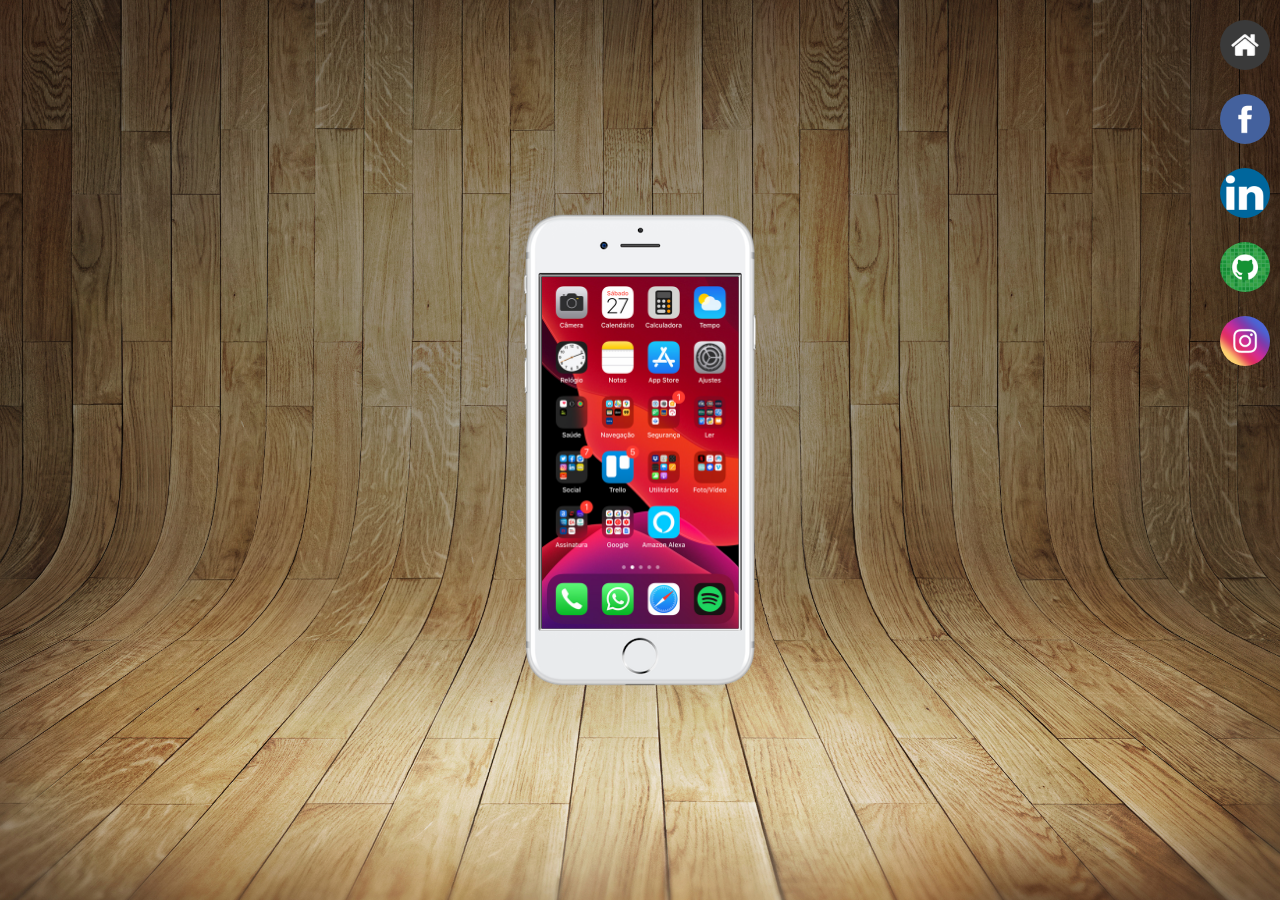
<file: index.html>
<!DOCTYPE html>
<html lang="pt-br">
<head>
    <meta charset="UTF-8">
    <meta http-equiv="X-UA-Compatible" content="IE=edge">
    <meta name="viewport" content="width=device-width, initial-scale=1.0">
    <title>Redes sociais</title>
    <link rel="stylesheet" href="style.css">
</head>
<body>
    <div id="tela">
        <iframe src="imgiframe.html" name="frame"></iframe>
    </div>
    <div id="menu">
        <a href="imgiframe.html" target="frame"><img src="Imagens/logo-home.jpg" alt="" class="icone"></a>
        <a href="telafacebook.html" target="frame"><img src="Imagens/logo-facebook.jpg" alt="" class="icone"></a>
        <a href="telalinkedin.html" target="frame"><img src="Imagens/logo-linkedin-icon-2048.png" alt="" class="icone"></a>
        <a href="telagithub.html" target="frame"><img src="Imagens/logo-github.jpg" alt="" class="icone"></a>
        <a href="telainstagran.html" target="frame"><img src="Imagens/logo-instagram.jpg" alt="" class="icone"></a>
    </div>
</body>
</html>
</file>
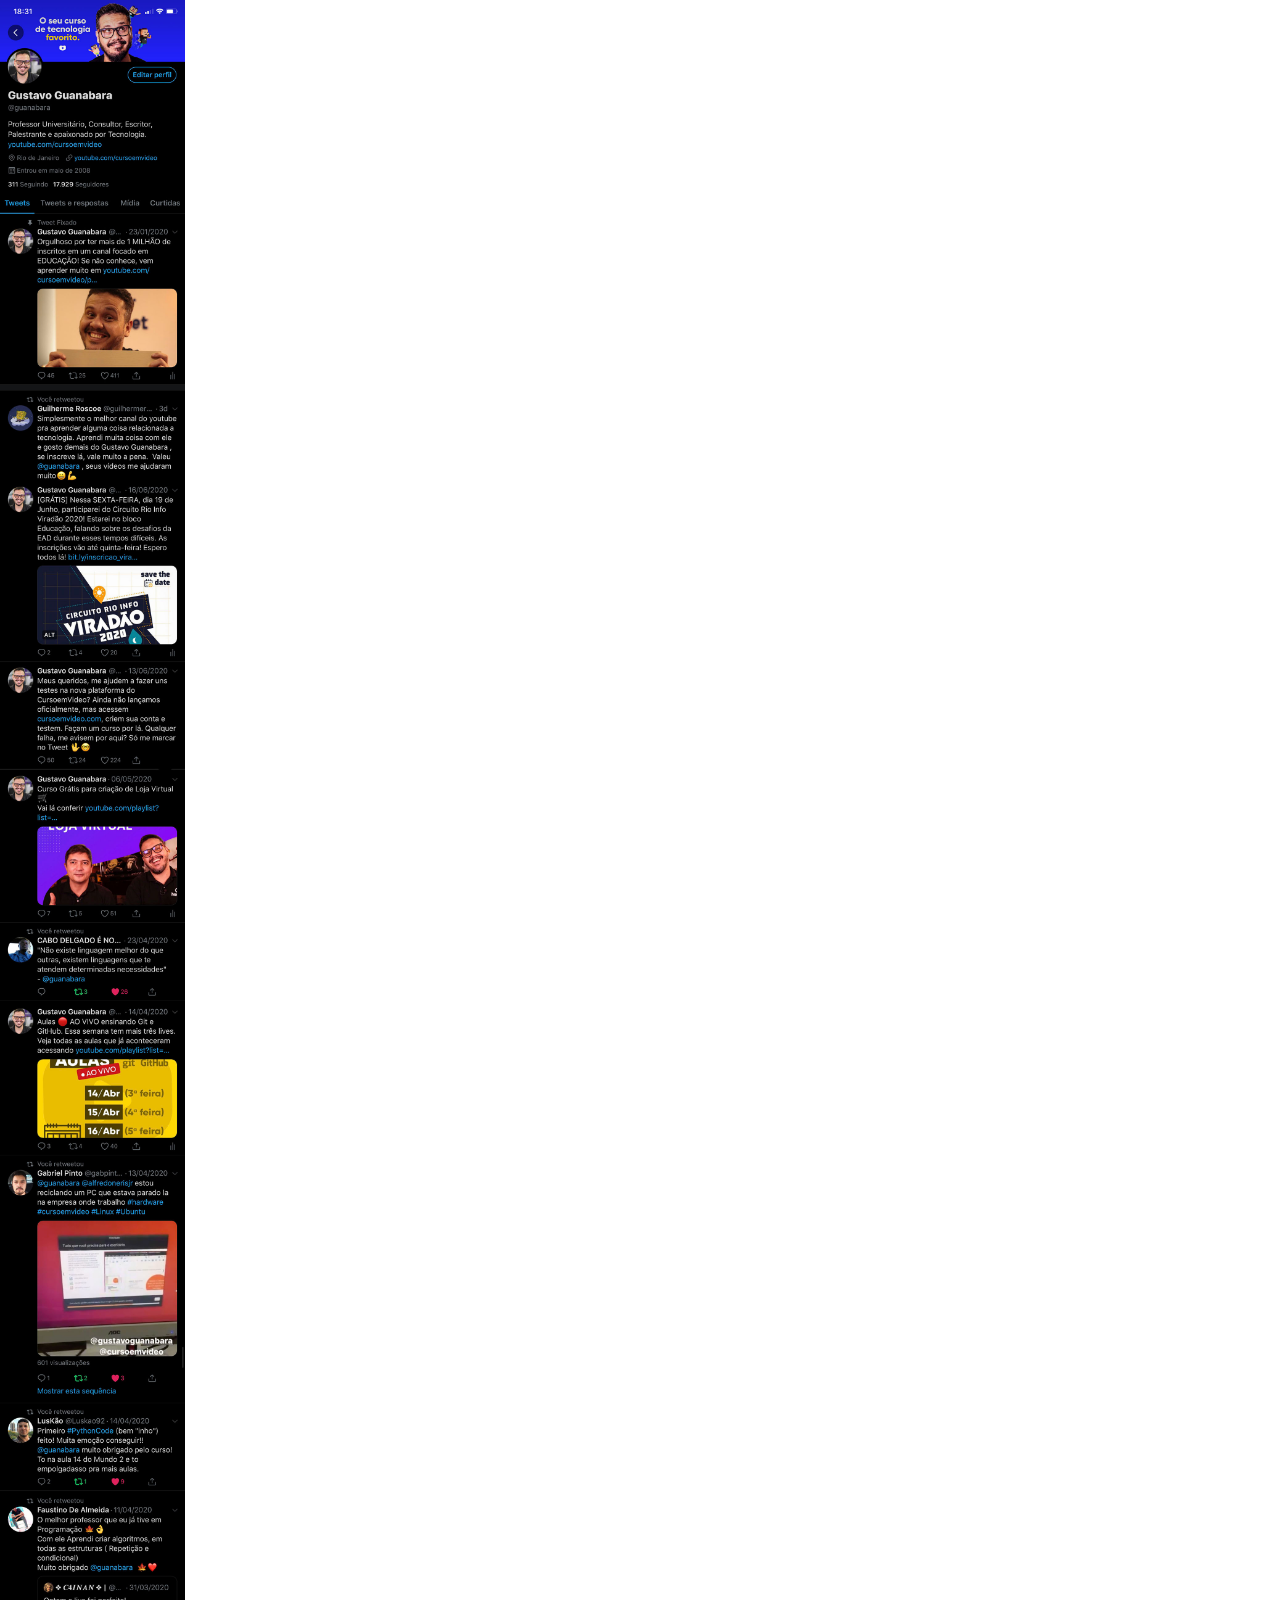
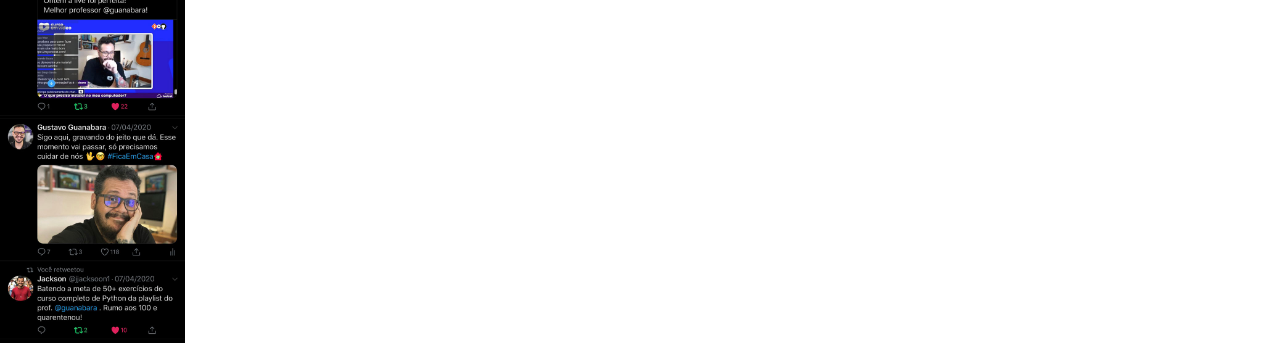
<file: imgiframe - Copia.html>
<!DOCTYPE html>
<html lang="pt-br">
<head>
    <meta charset="UTF-8">
    <meta http-equiv="X-UA-Compatible" content="IE=edge">
    <meta name="viewport" content="width=device-width, initial-scale=1.0">
    <title>Document</title>
    <style>
        * {
            margin: 0px;
            padding: 0px;
        }
        img {
            width: 185px;
           
        }
    </style>
</head>
<body>
    <img src="Imagens/tela-twitter.jpg" alt="">
</body>
</html>
</file>
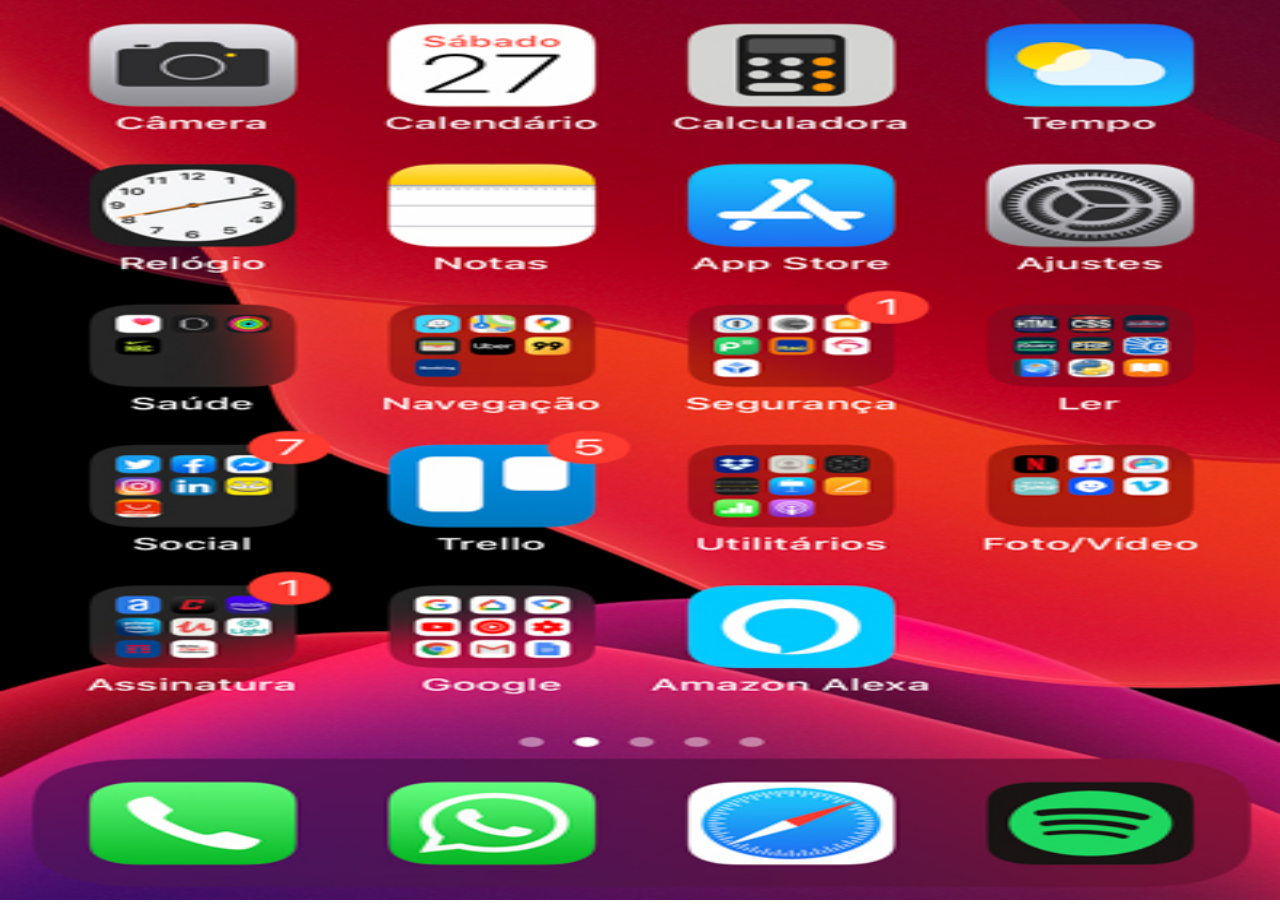
<file: imgiframe.html>
<!DOCTYPE html>
<html lang="pt-br">
<head>
    <meta charset="UTF-8">
    <meta http-equiv="X-UA-Compatible" content="IE=edge">
    <meta name="viewport" content="width=device-width, initial-scale=1.0">
    <title>Document</title>
    <style>
        * {
            margin: 0px;
            padding: 0px;
        }
        ::-webkit-scrollbar{
            width: 0;
            height: 0; 
            }
        img {
            width: 100vw;
            height: 100vh;
        }
    </style>
</head>
<body>
    <img src="Imagens/tela-home.jpg" alt="">
</body>
</html>
</file>
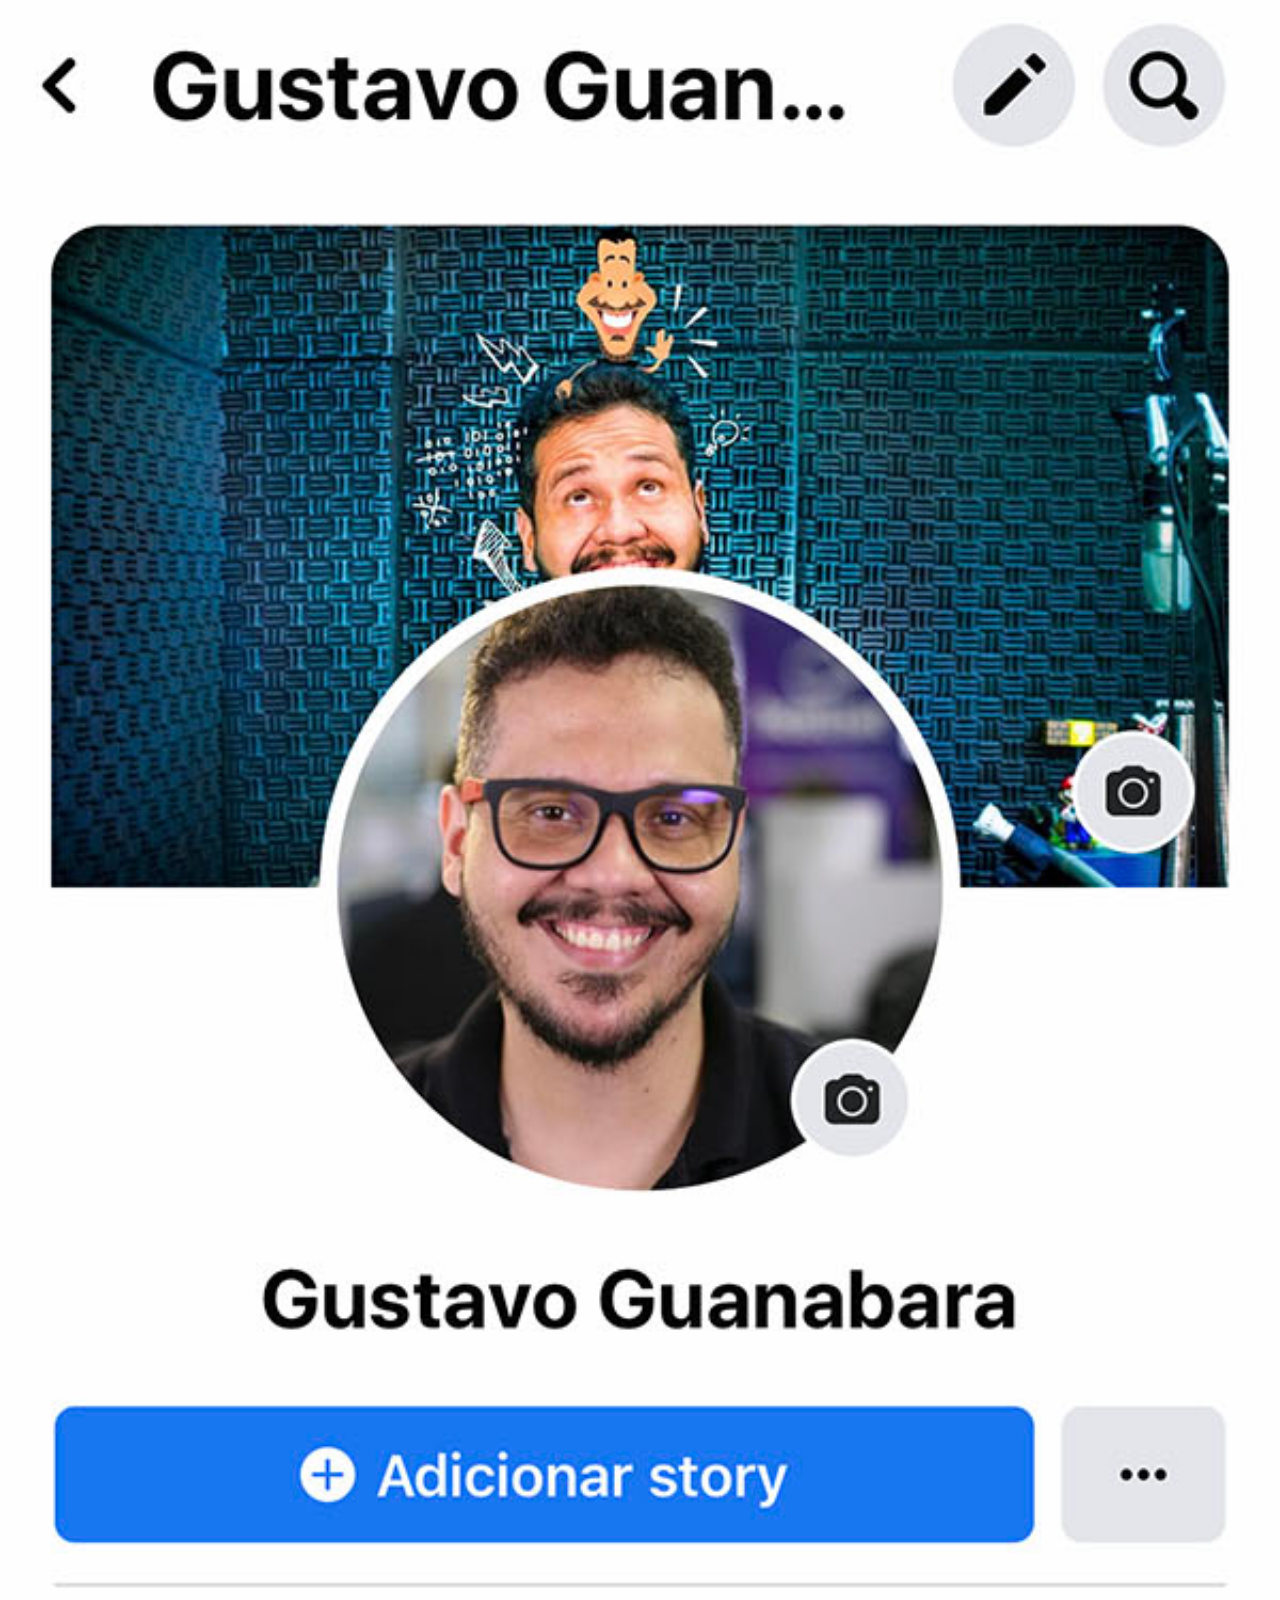
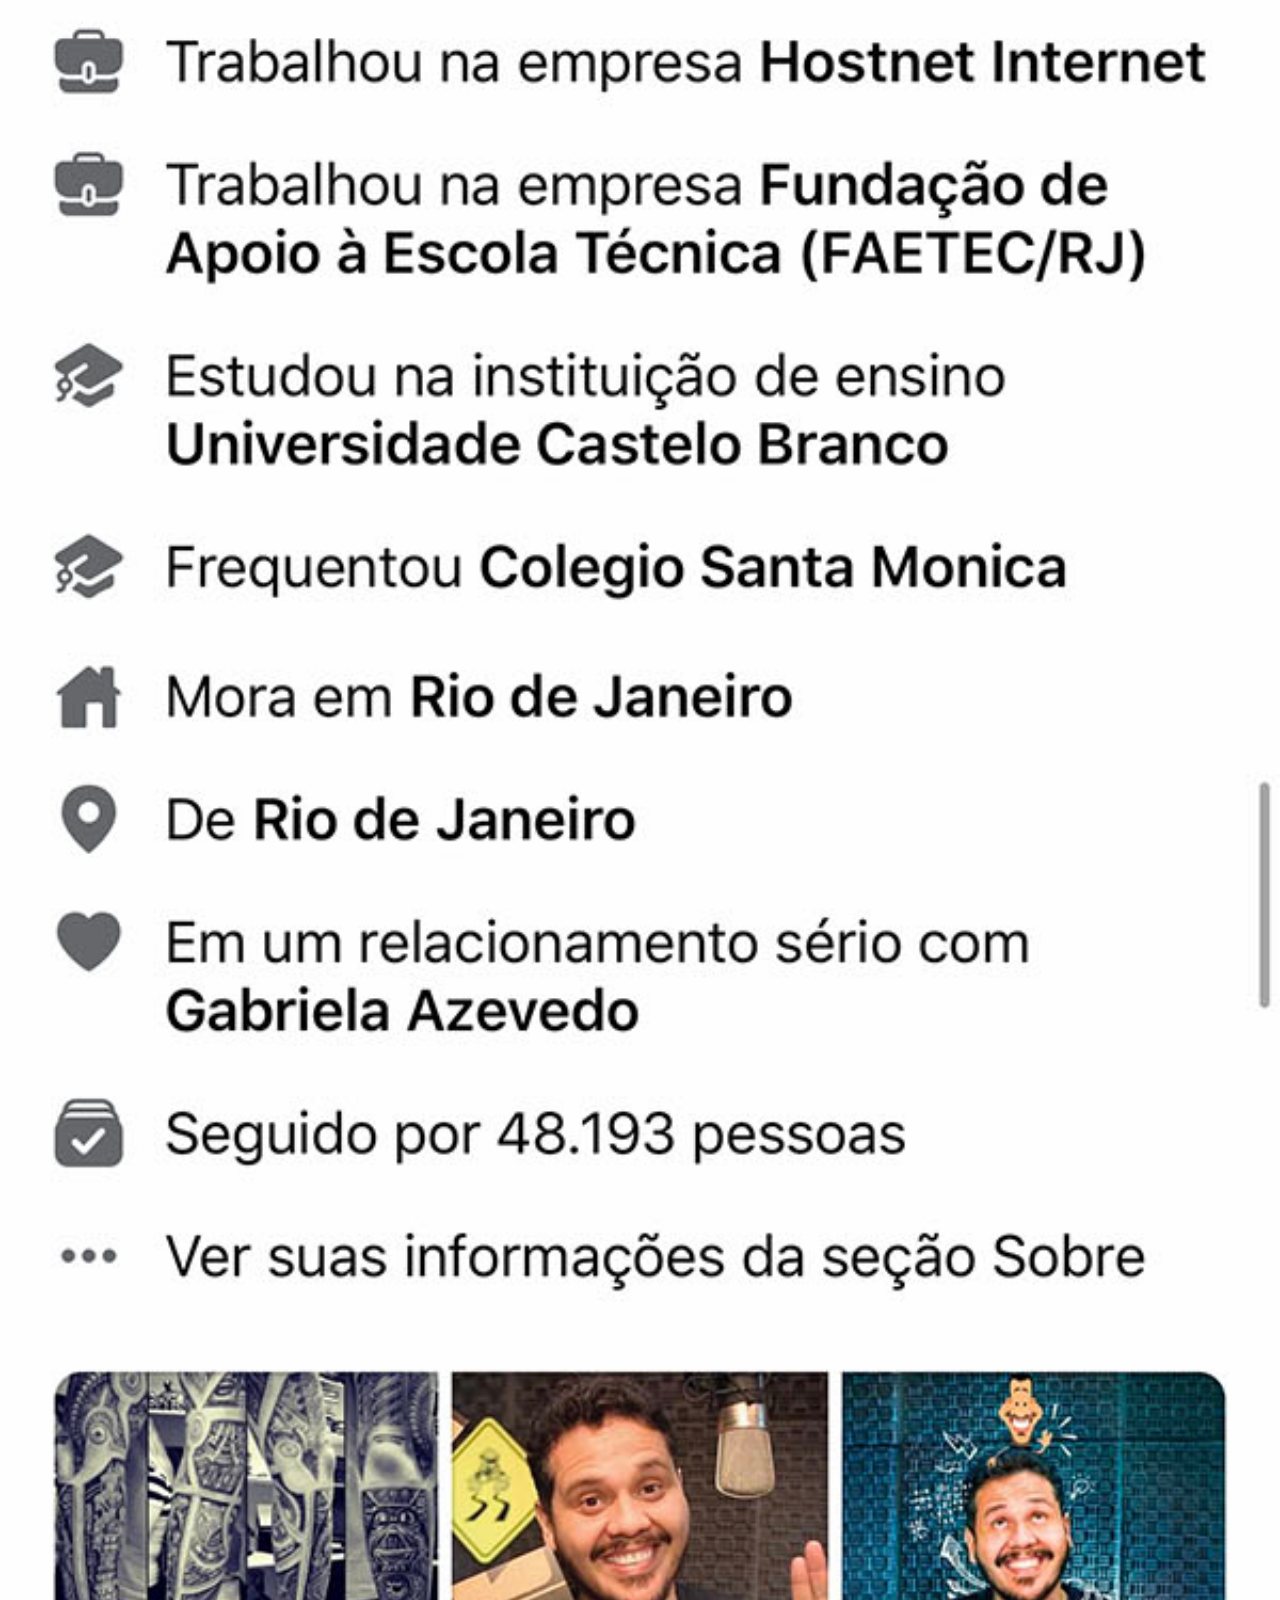
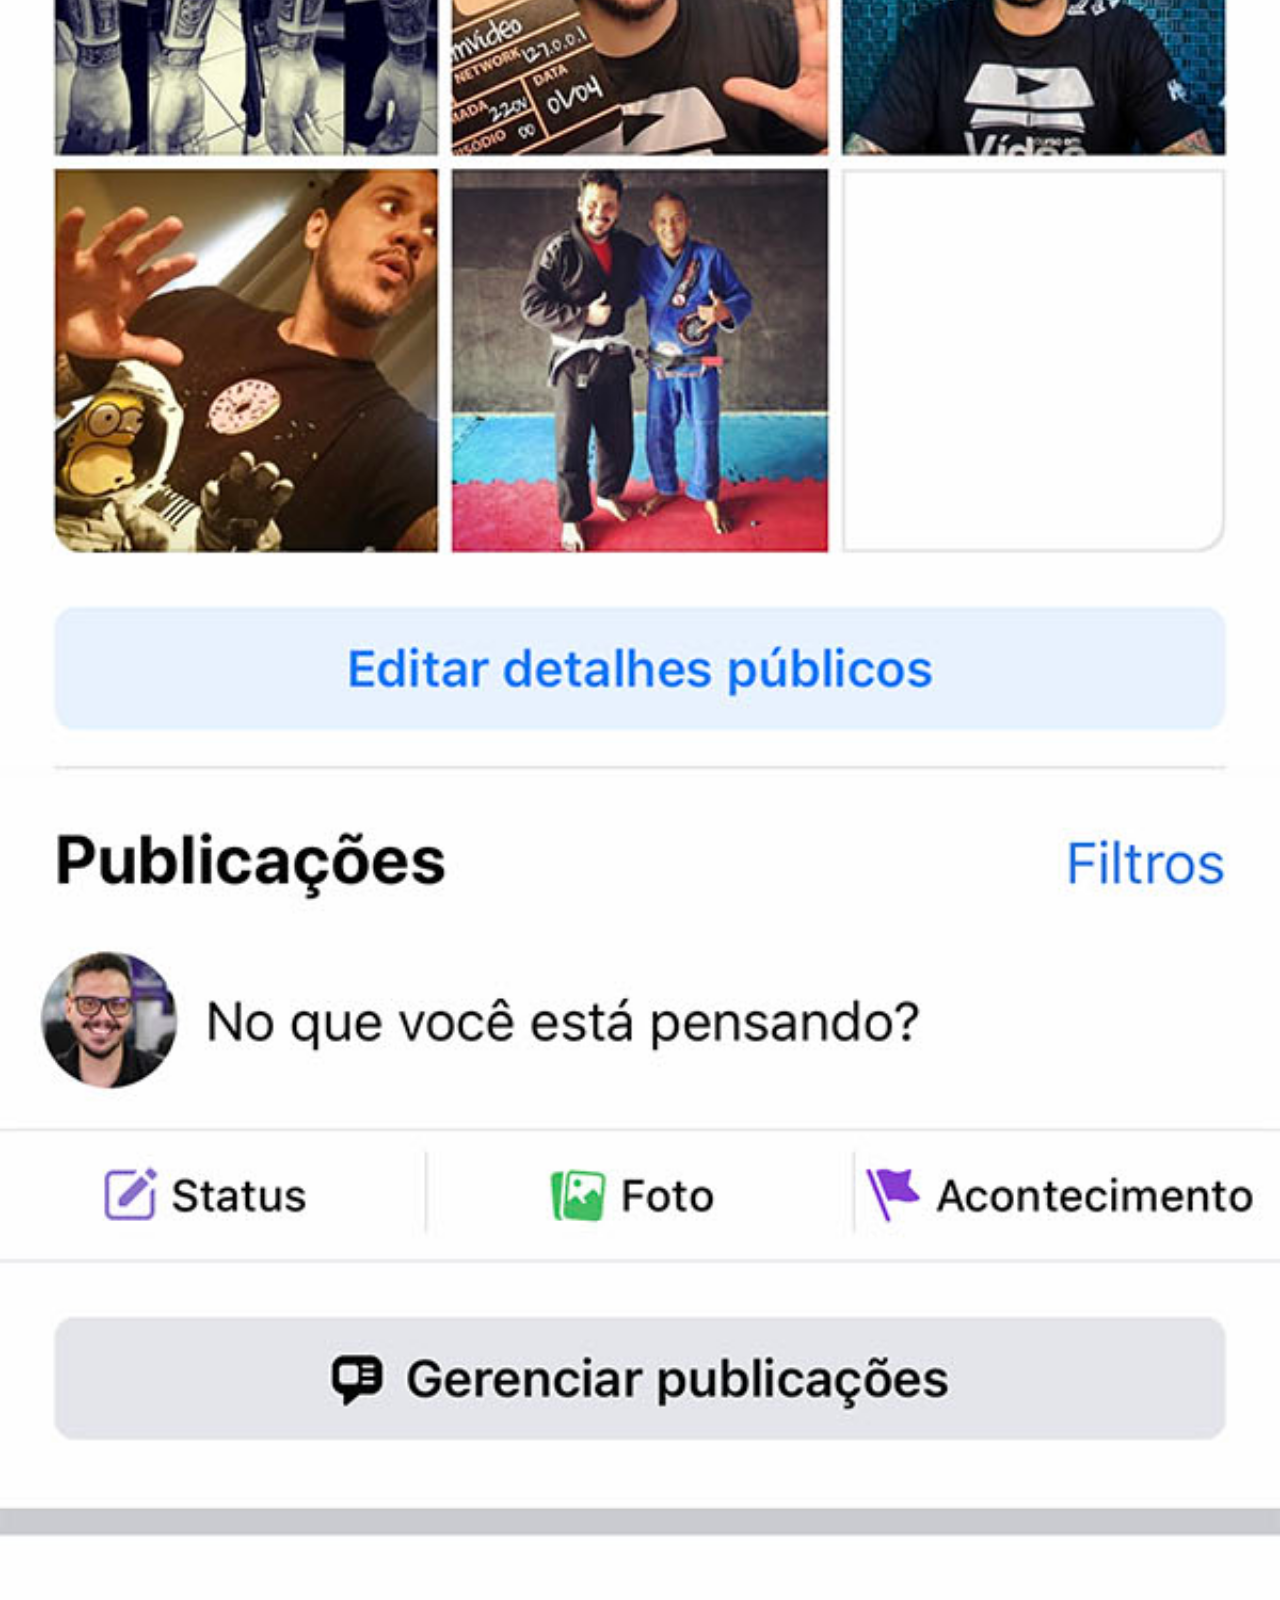
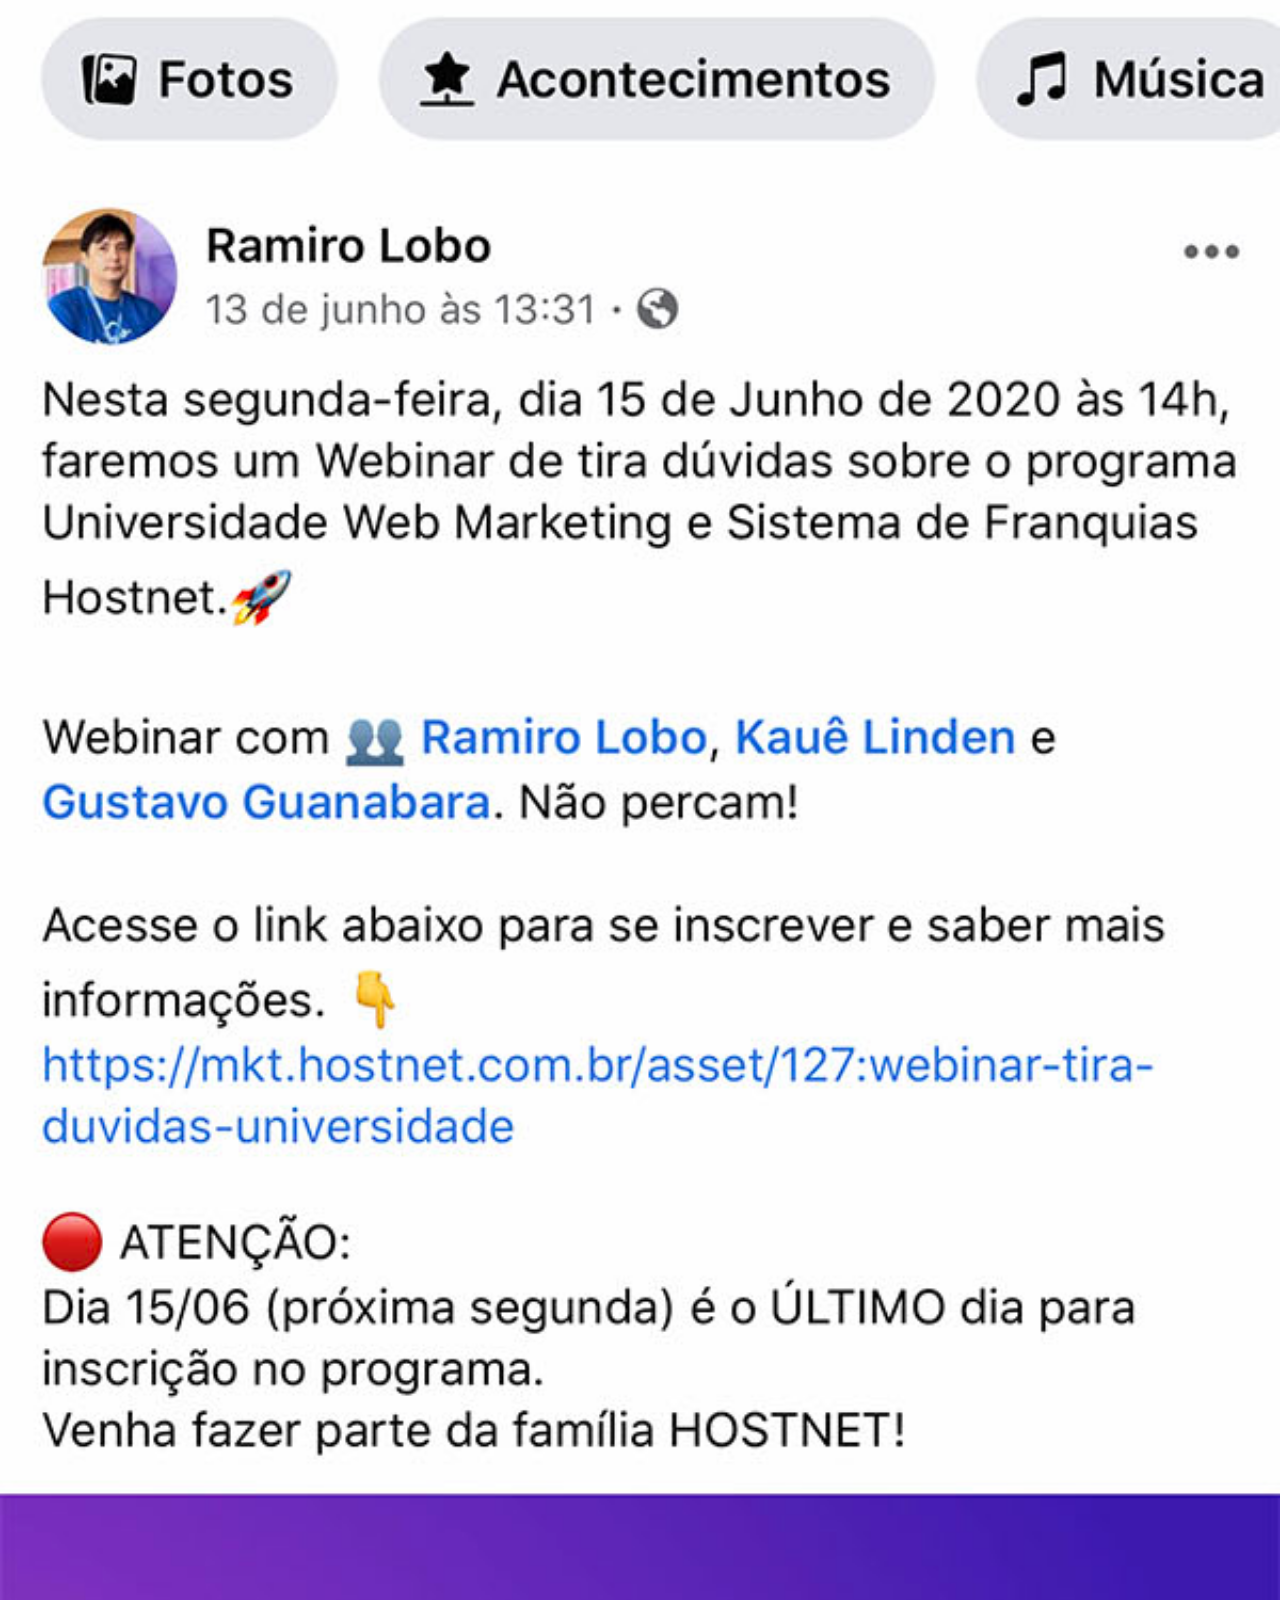
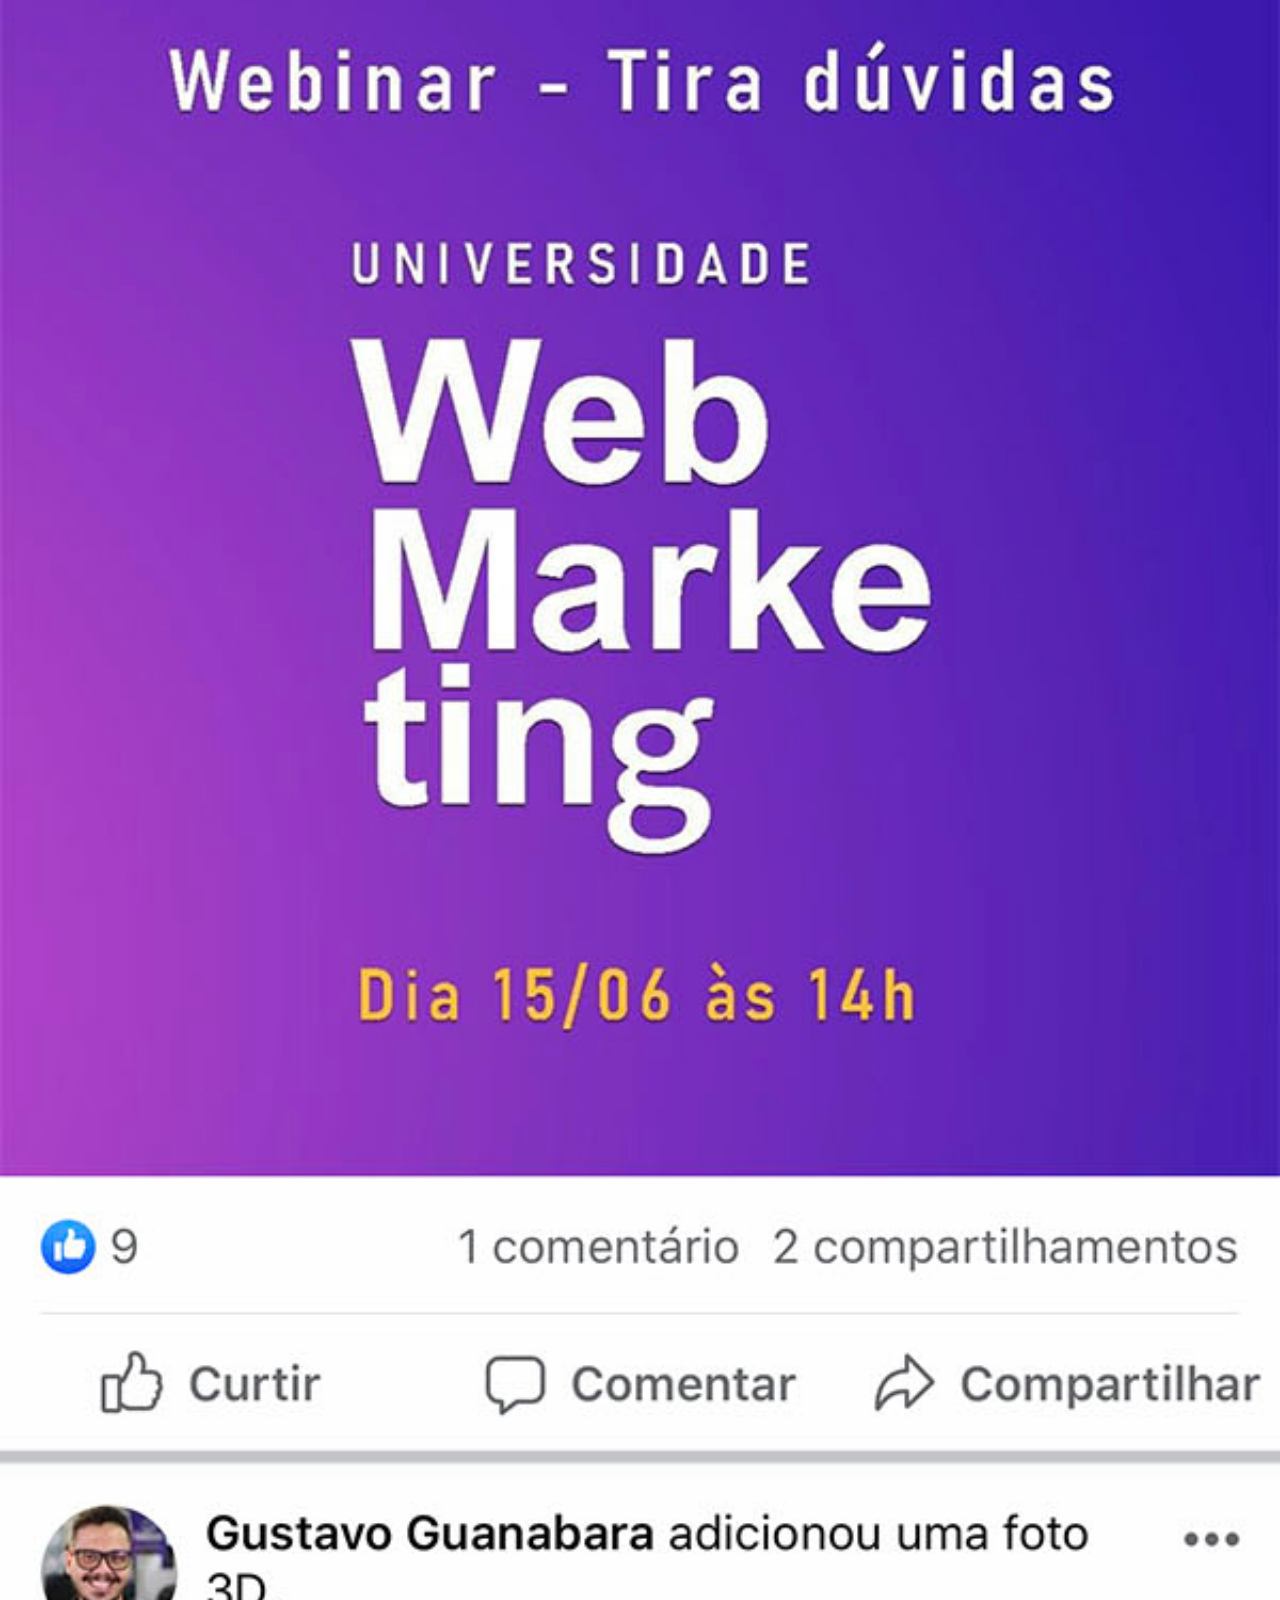
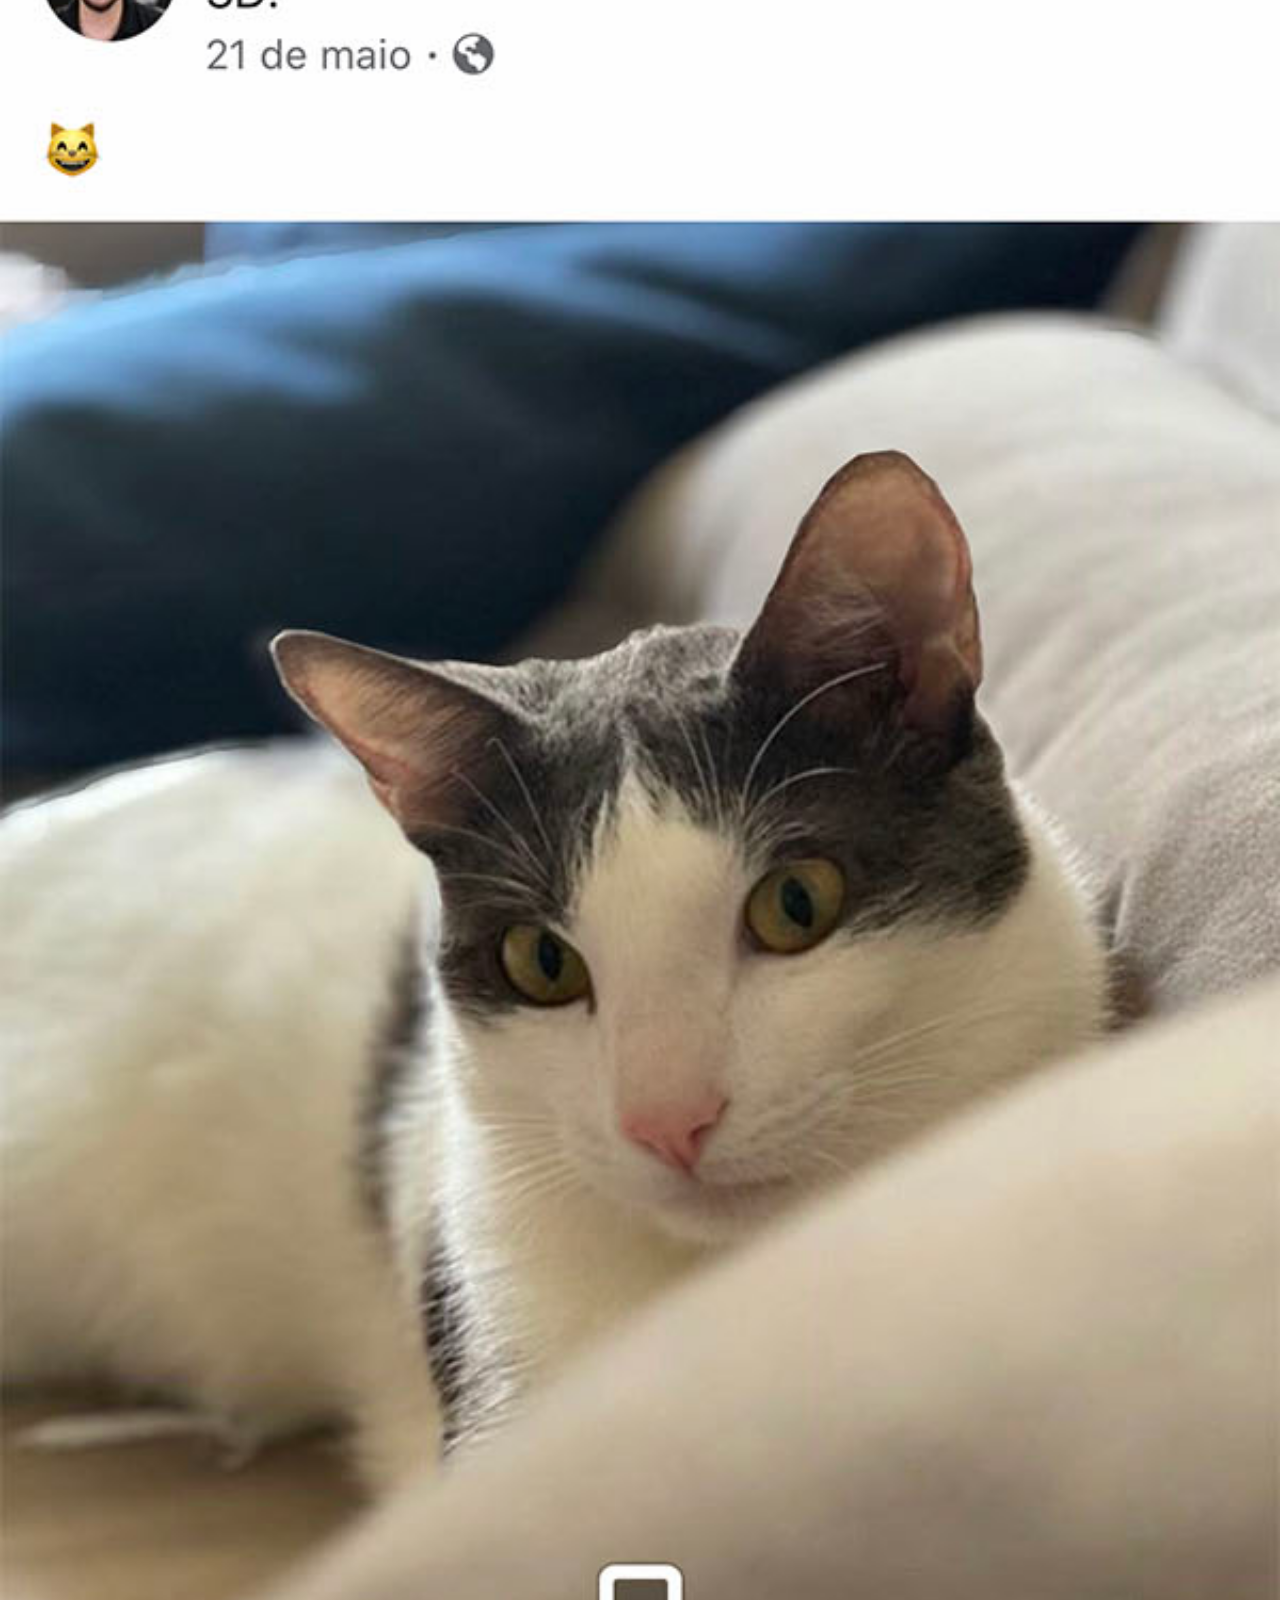
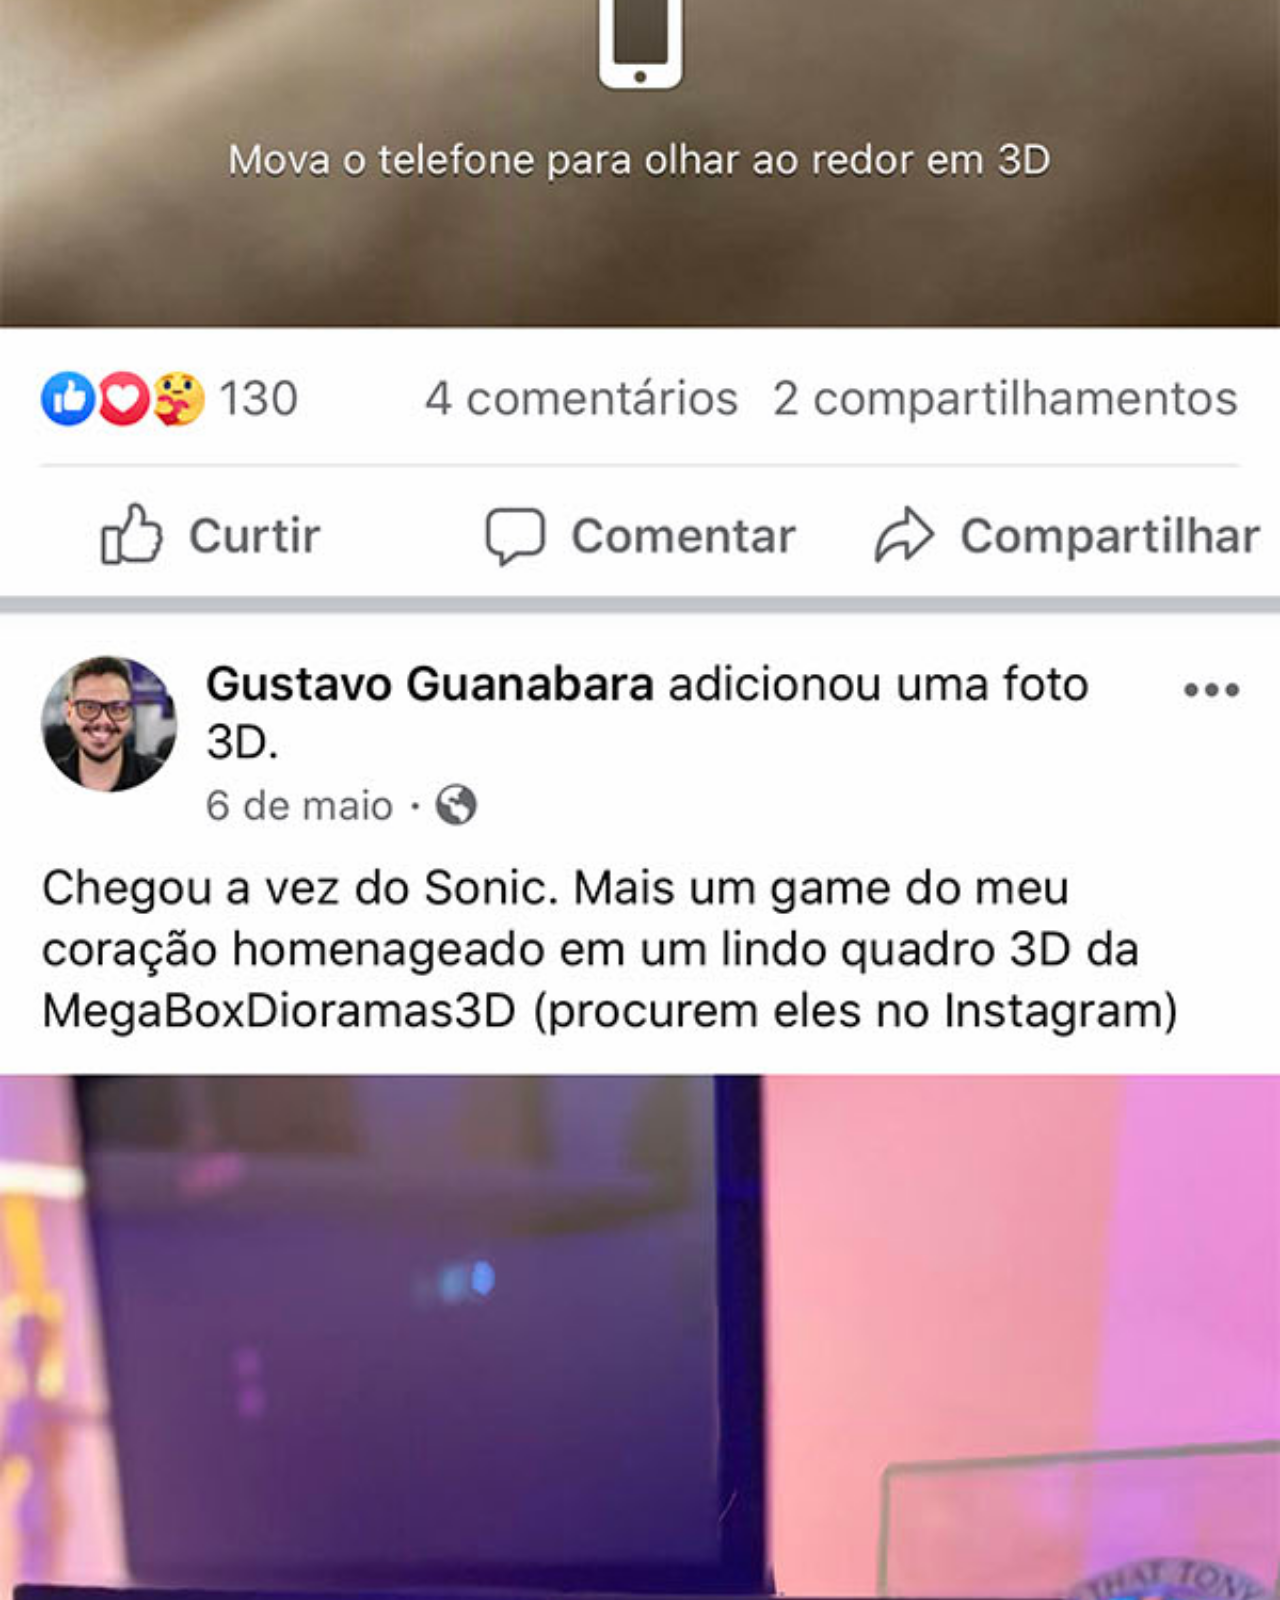
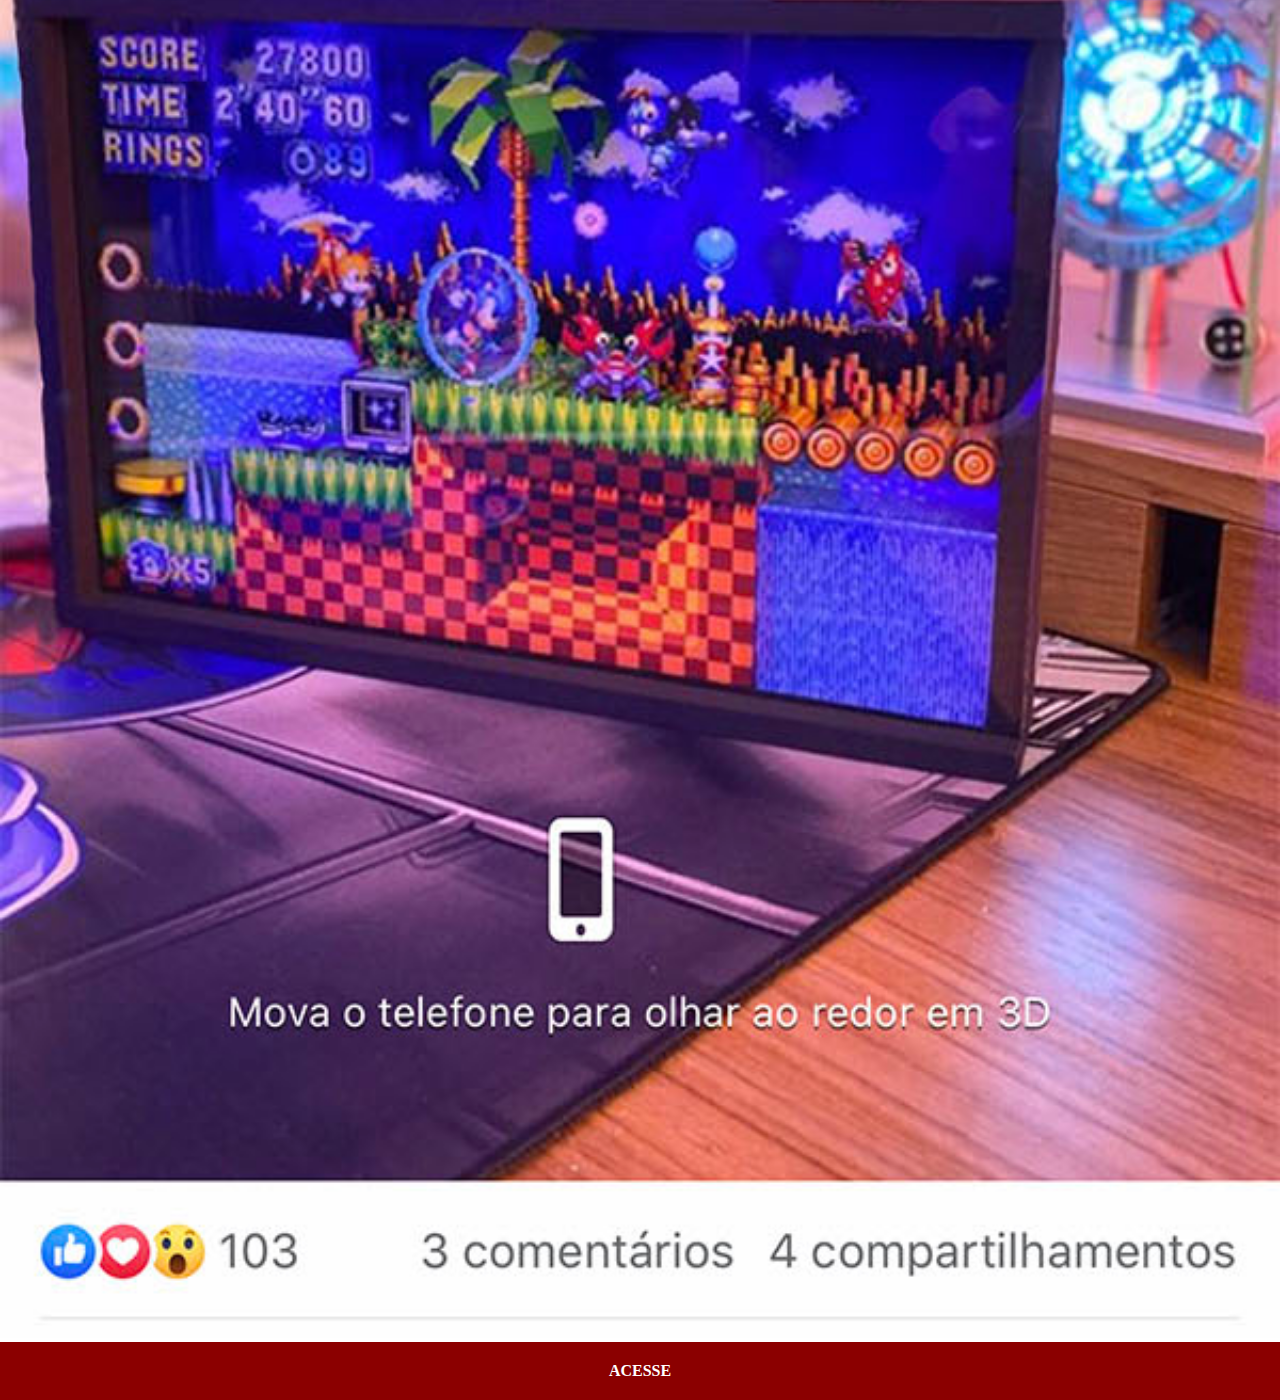
<file: telafacebook.html>
<!DOCTYPE html>
<html lang="en">
<head>
    <meta charset="UTF-8">
    <meta http-equiv="X-UA-Compatible" content="IE=edge">
    <meta name="viewport" content="width=device-width, initial-scale=1.0">
    <title>Facebook</title>
    <link rel="stylesheet" href="paginas.css">
</head>
<body>
    <img src="Imagens/tela-facebook.jpg" alt="">
    <a href="https://pt-br.facebook.com/" target="_blank">ACESSE</a>
</body>
</html>
</file>
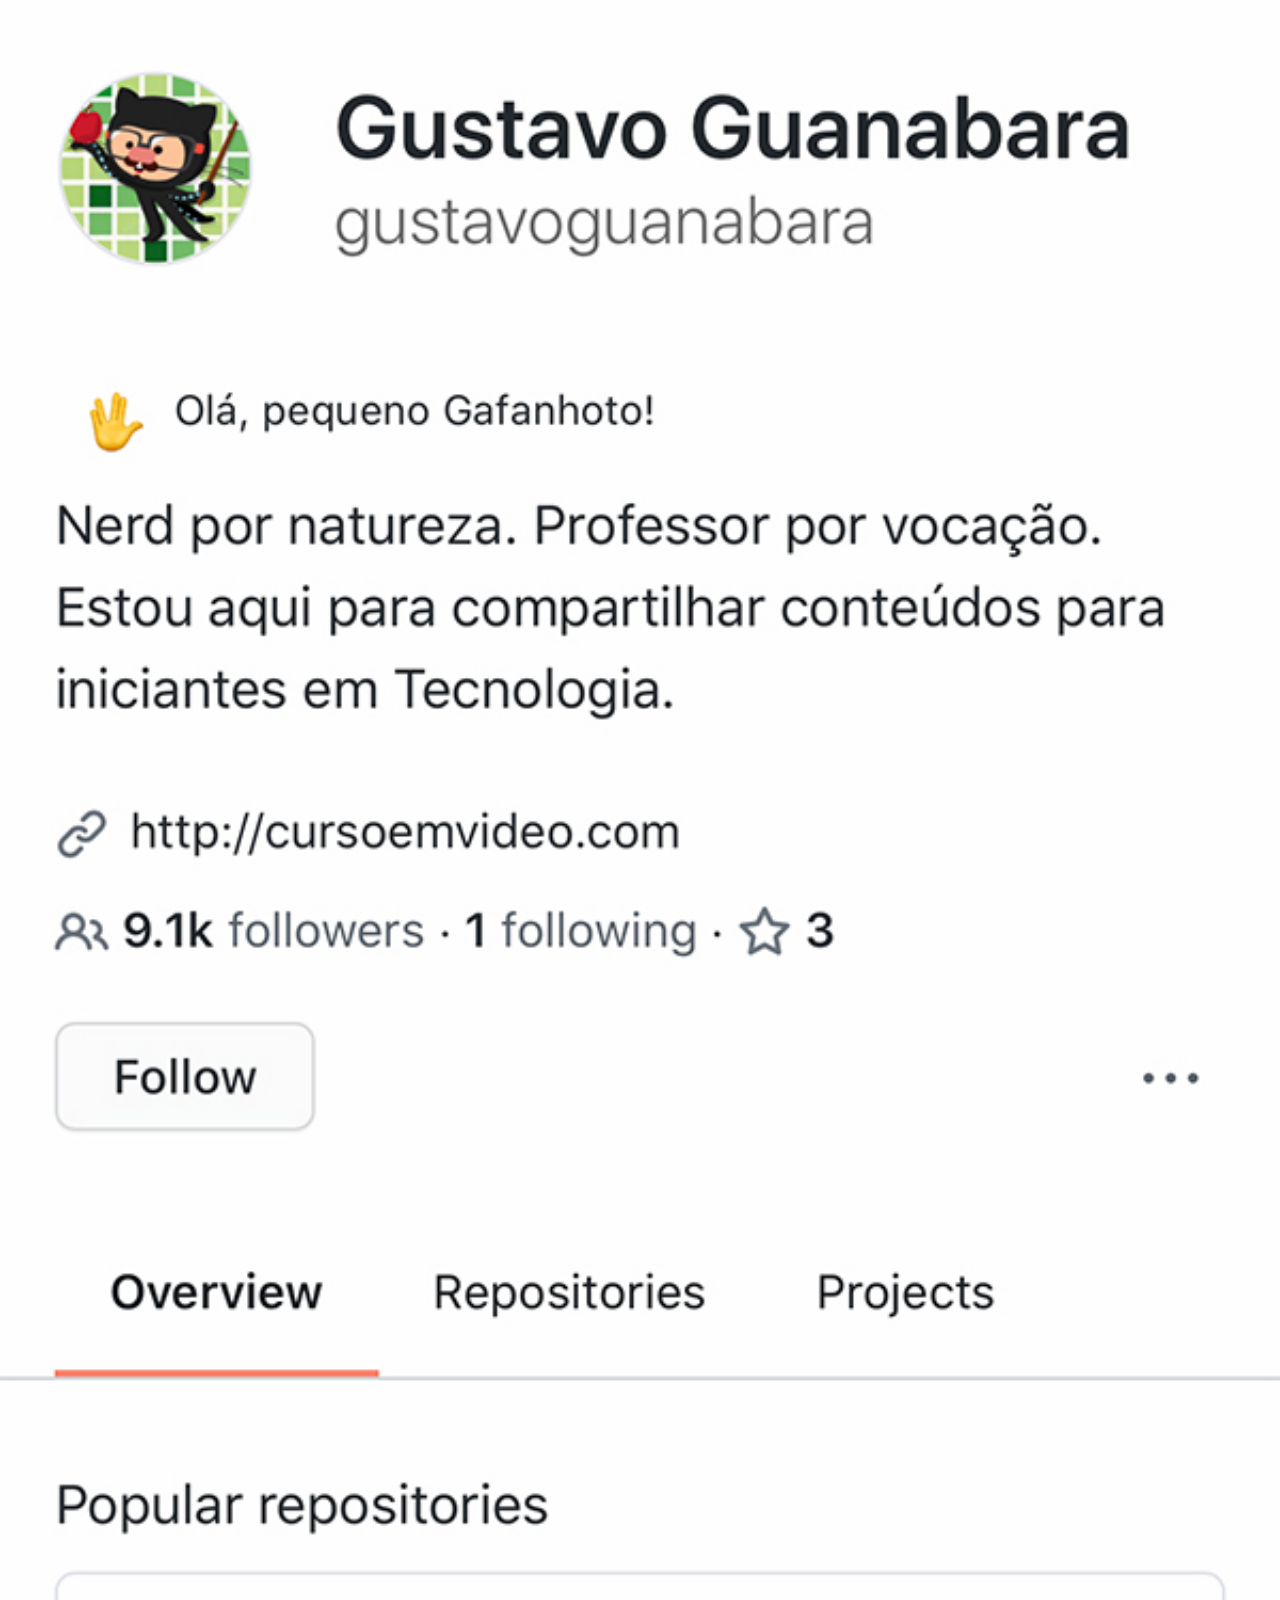
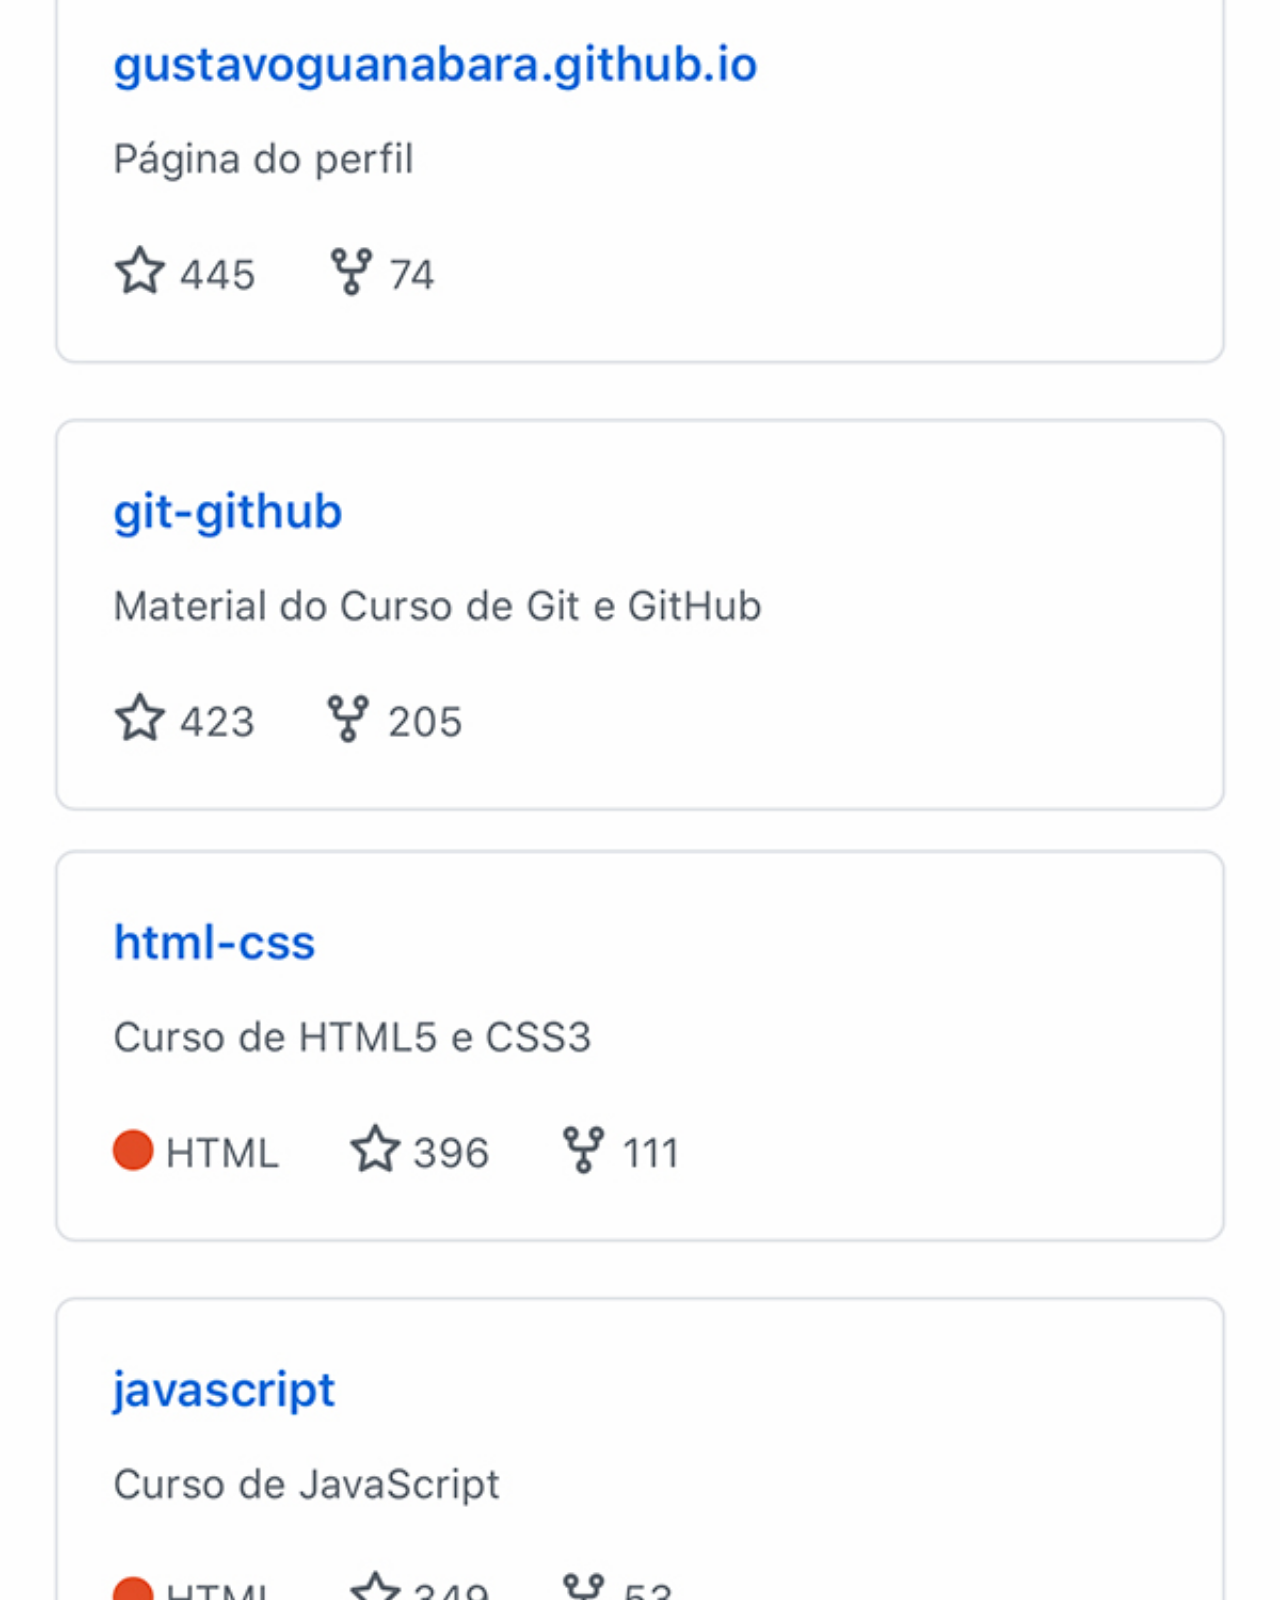
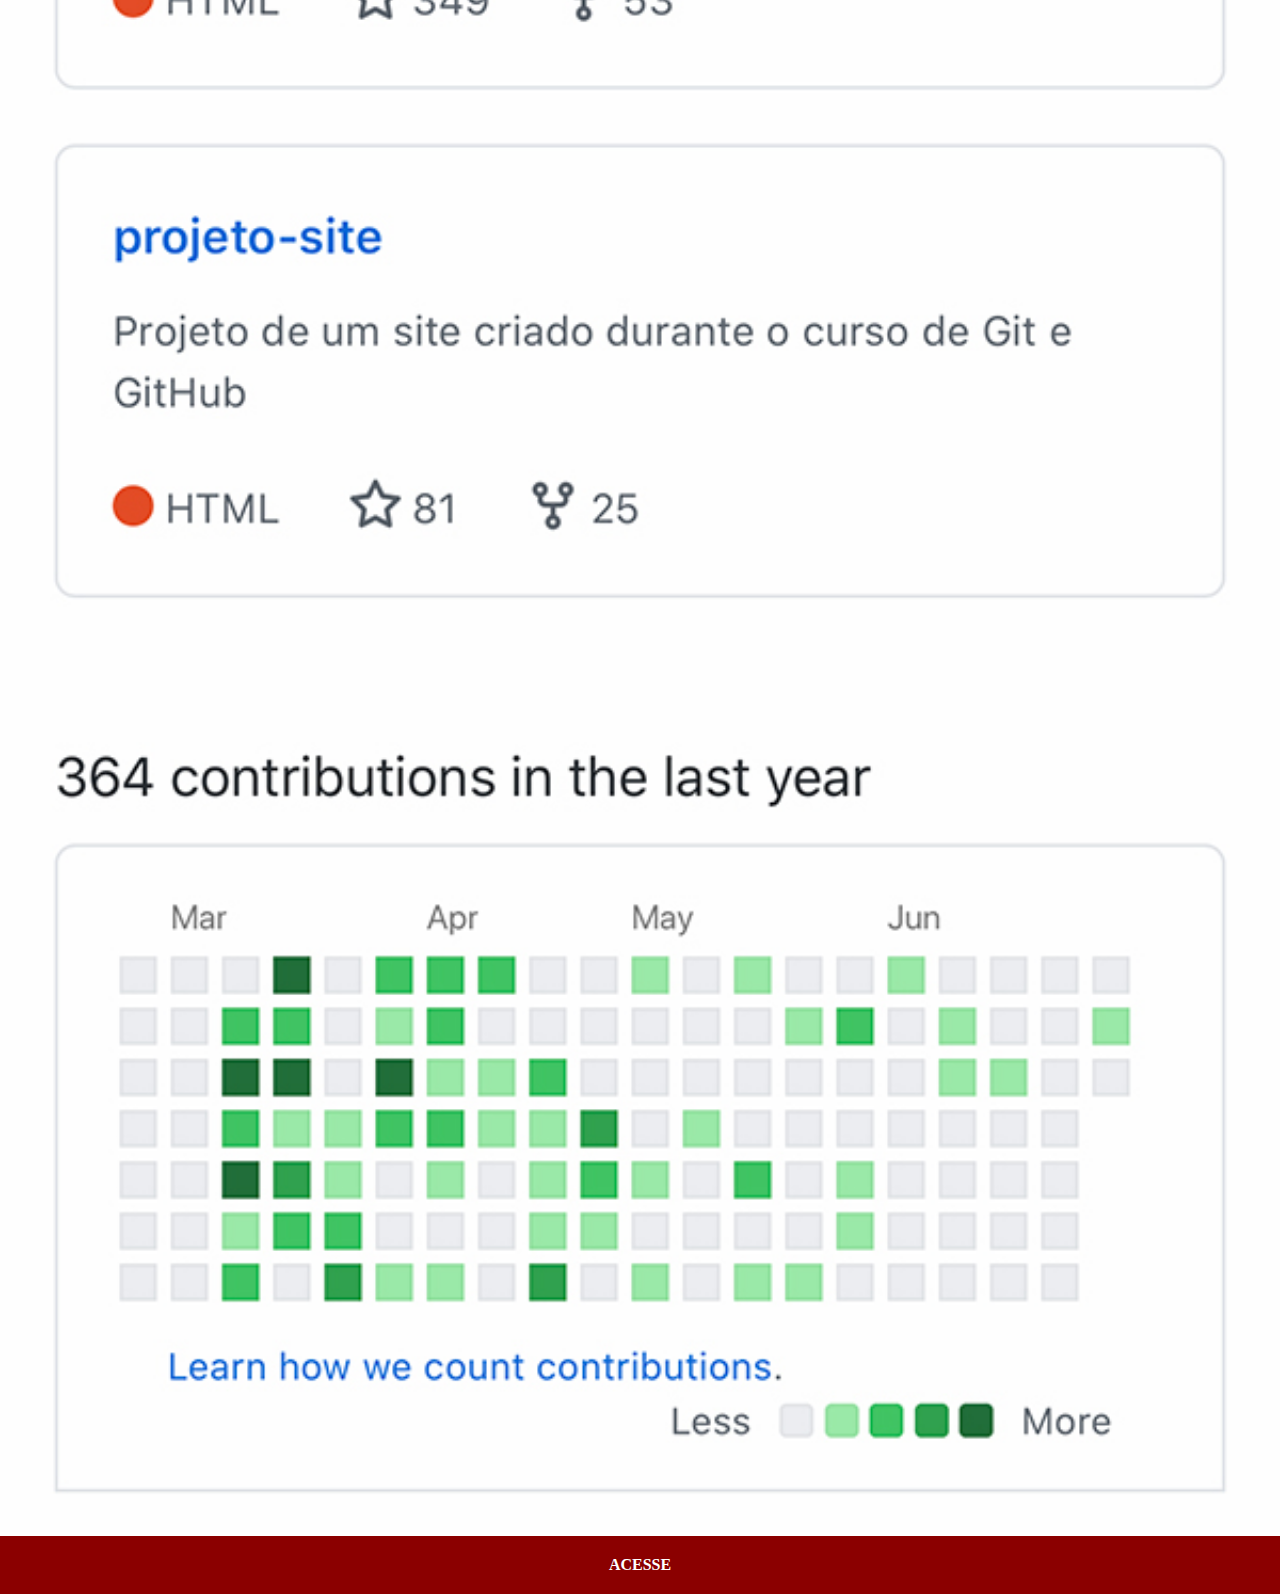
<file: telagithub.html>
<!DOCTYPE html>
<html lang="en">
<head>
    <meta charset="UTF-8">
    <meta http-equiv="X-UA-Compatible" content="IE=edge">
    <meta name="viewport" content="width=device-width, initial-scale=1.0">
    <title>Github</title>
    <link rel="stylesheet" href="paginas.css">
</head>
<body>
    <img src="Imagens/tela-github.jpg" alt="">
    <a href="https://github.com/gustavoguanabara" target="_blank">ACESSE</a>
</body>
</html>
</file>
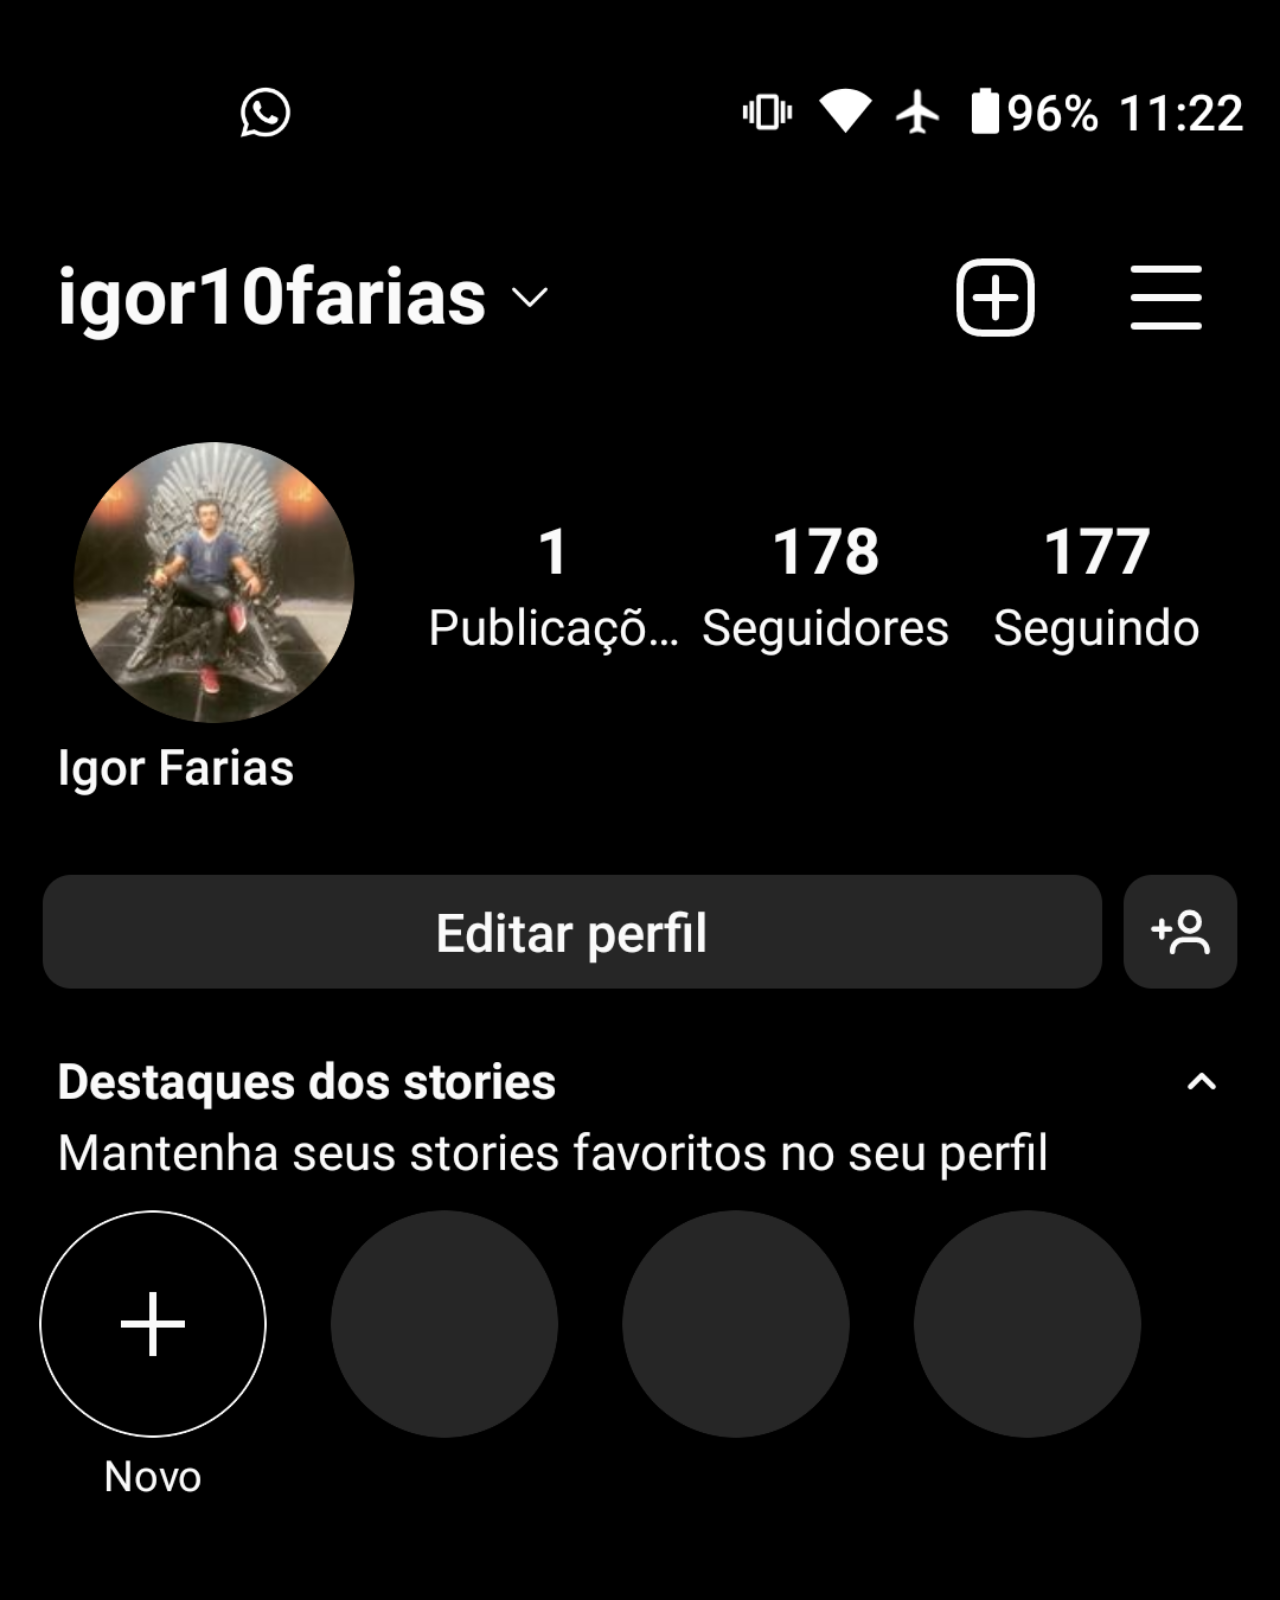
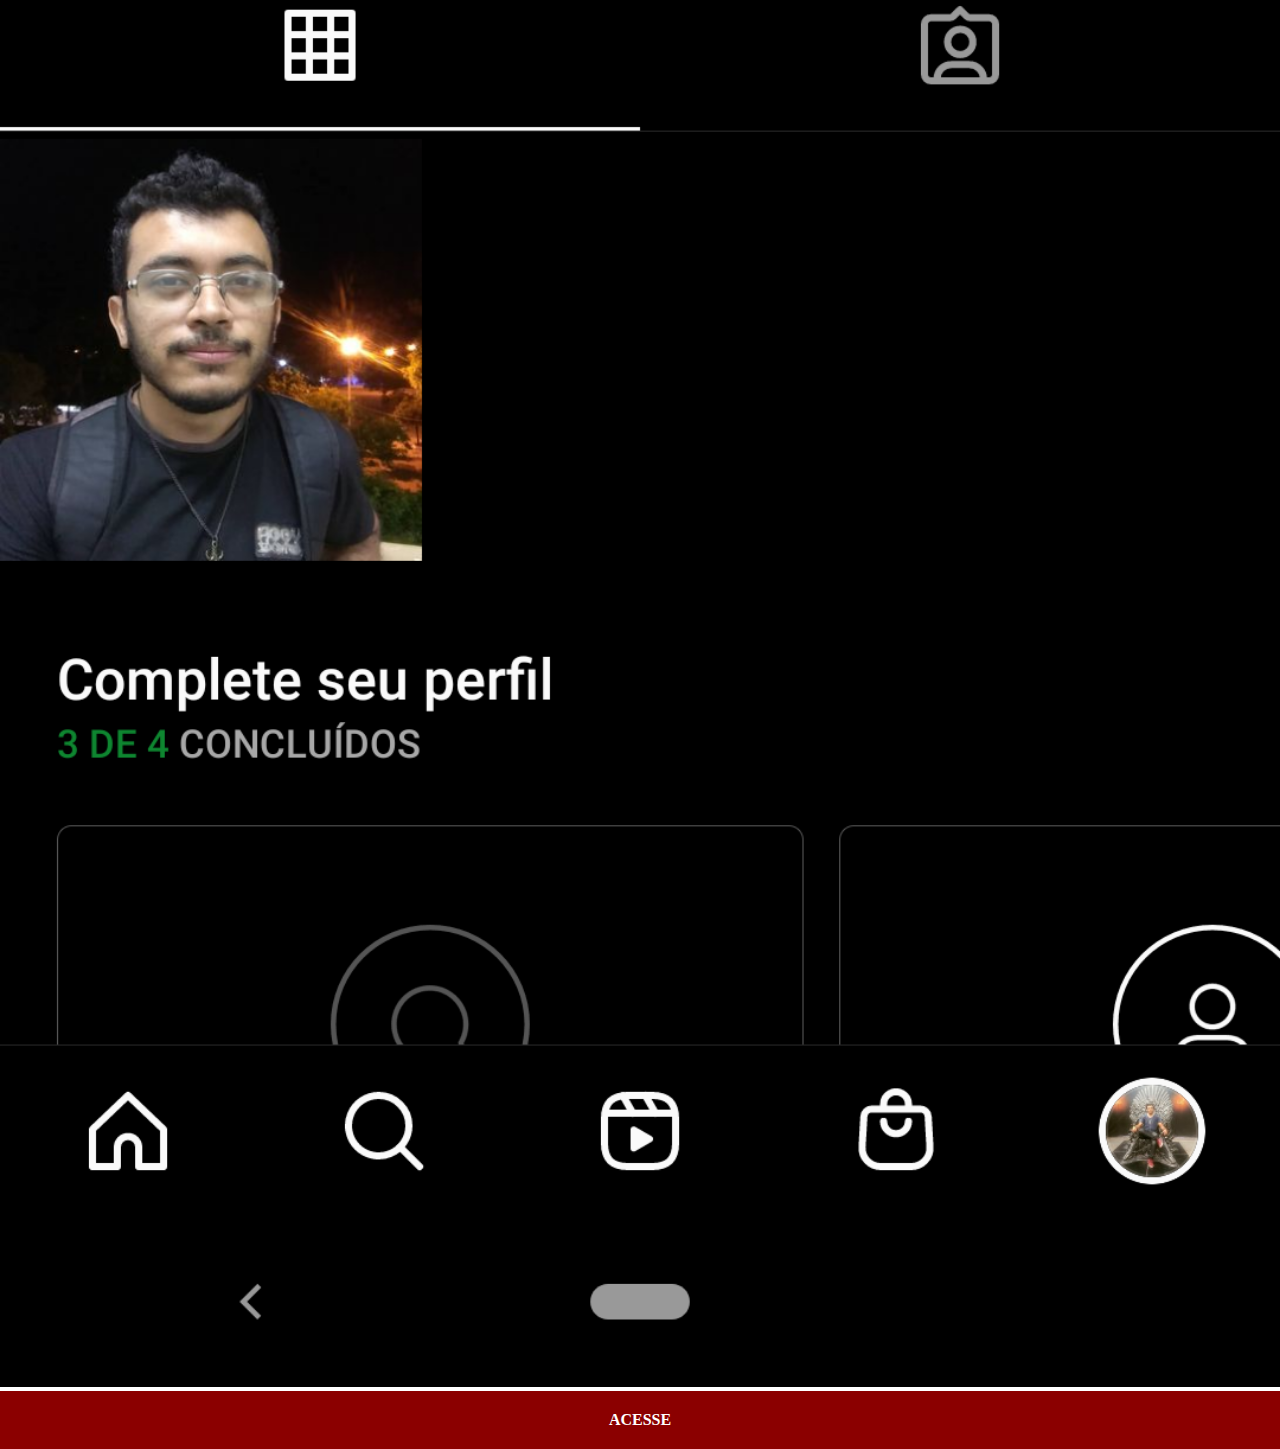
<file: telainstagran.html>
<!DOCTYPE html>
<html lang="en">
<head>
    <meta charset="UTF-8">
    <meta http-equiv="X-UA-Compatible" content="IE=edge">
    <meta name="viewport" content="width=device-width, initial-scale=1.0">
    <title>Instagram</title>
    <link rel="stylesheet" href="paginas.css">
</head>
<body>
    <img src="Imagens/instagram.png" alt="">
    <a href="https://www.instagram.com/igor10farias/" target="_blank">ACESSE</a>
</body>
</html>
</file>
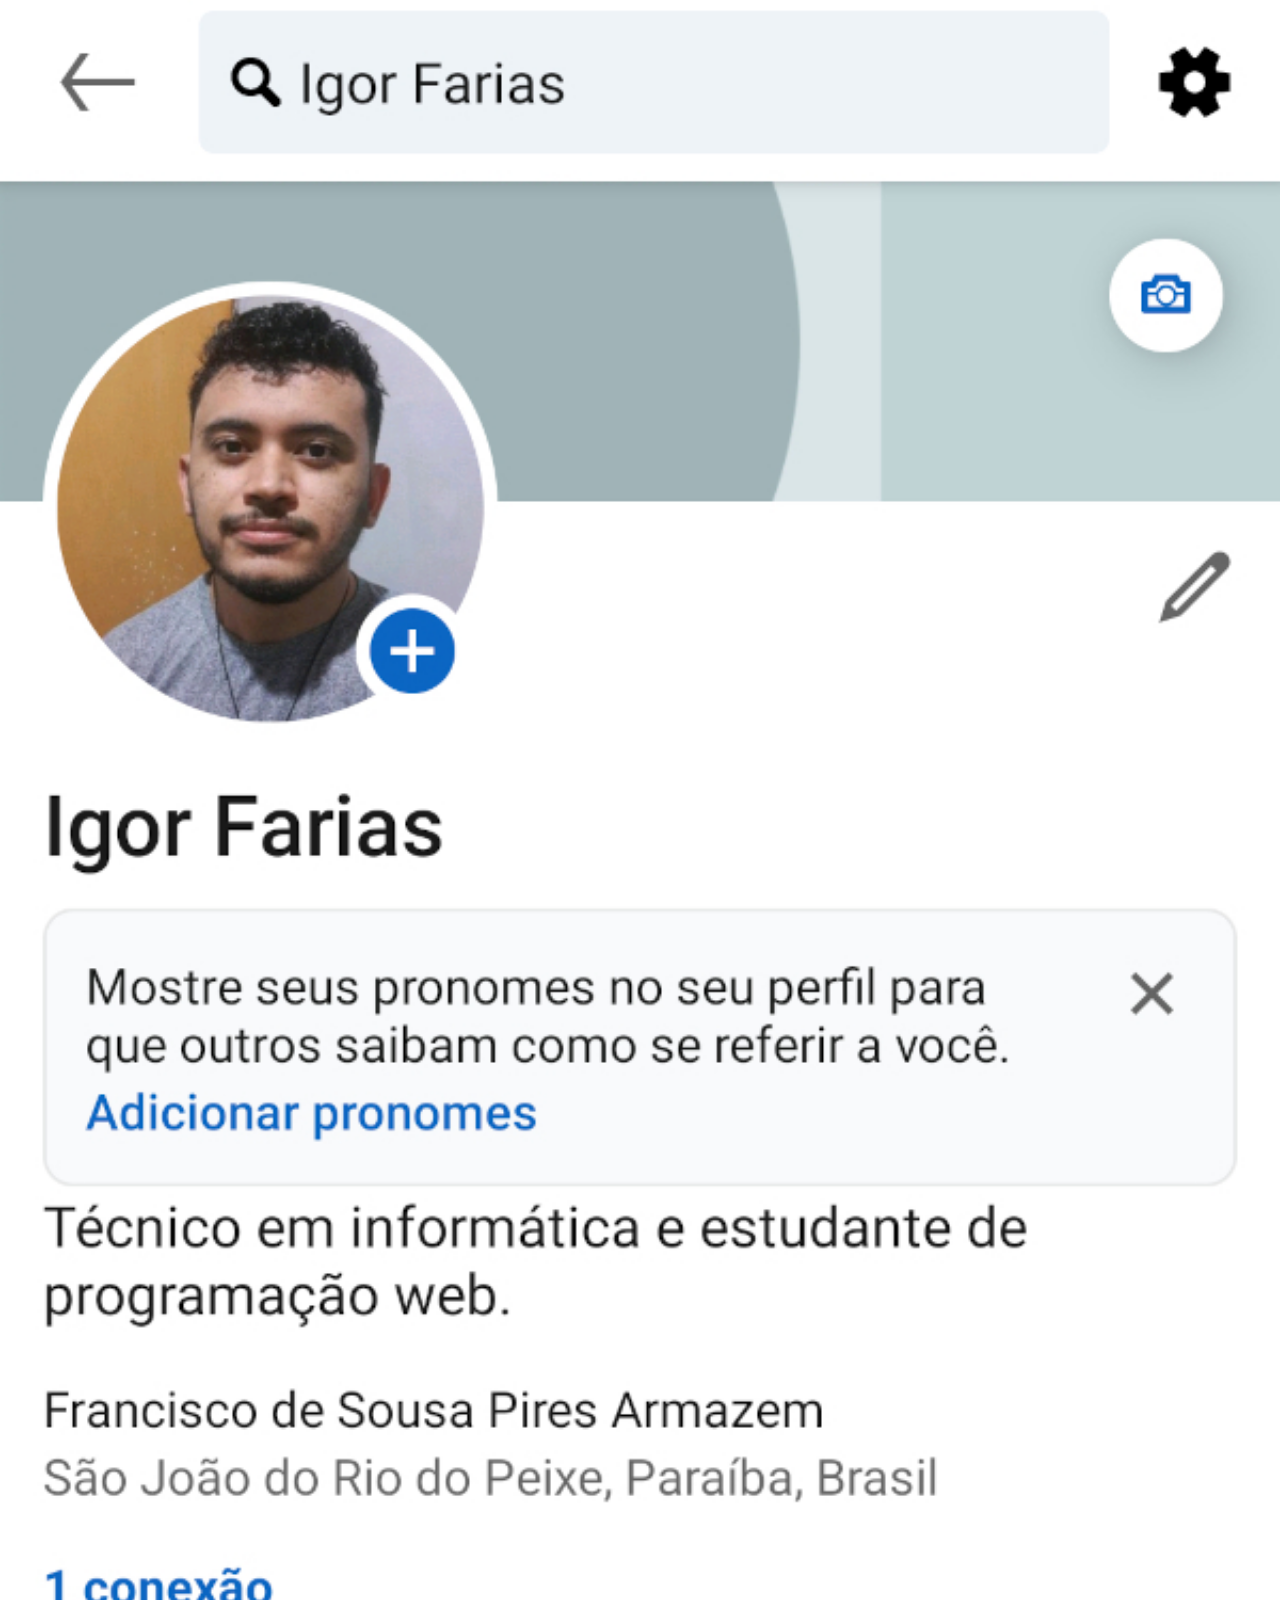
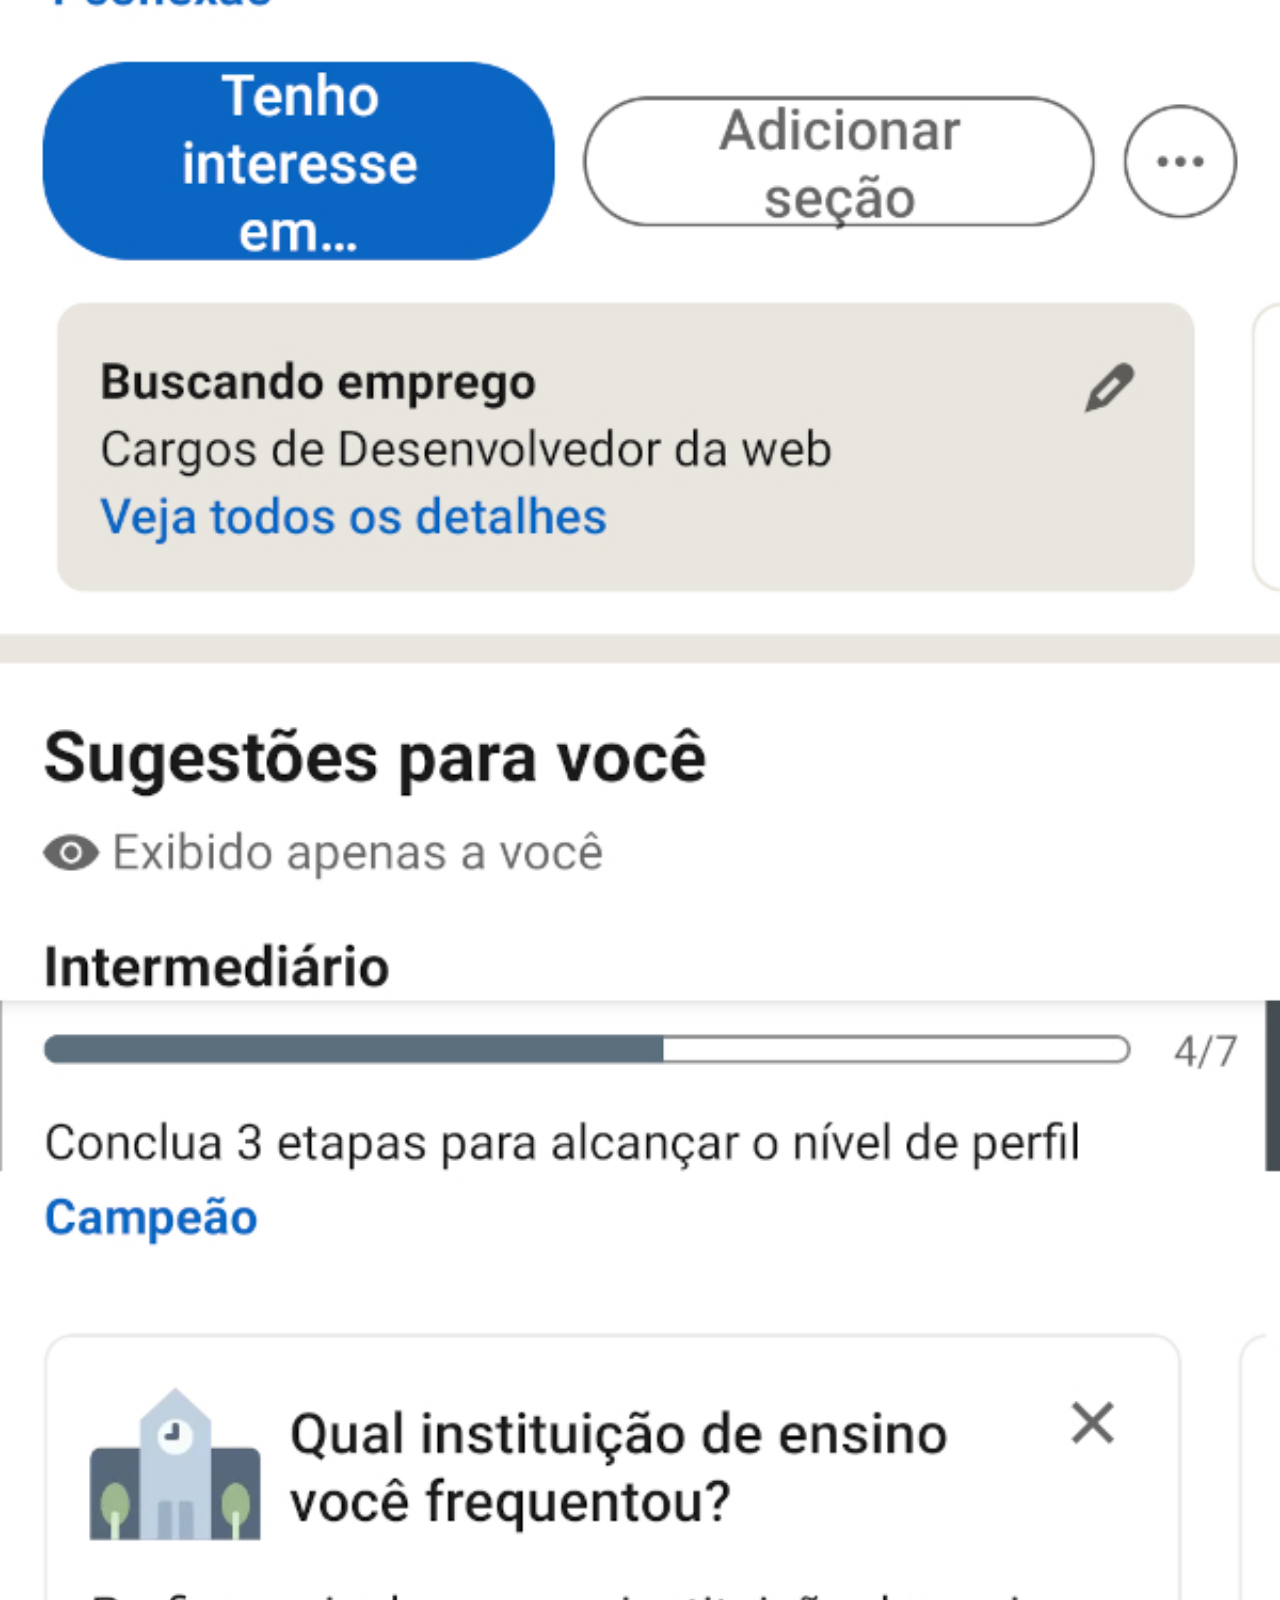
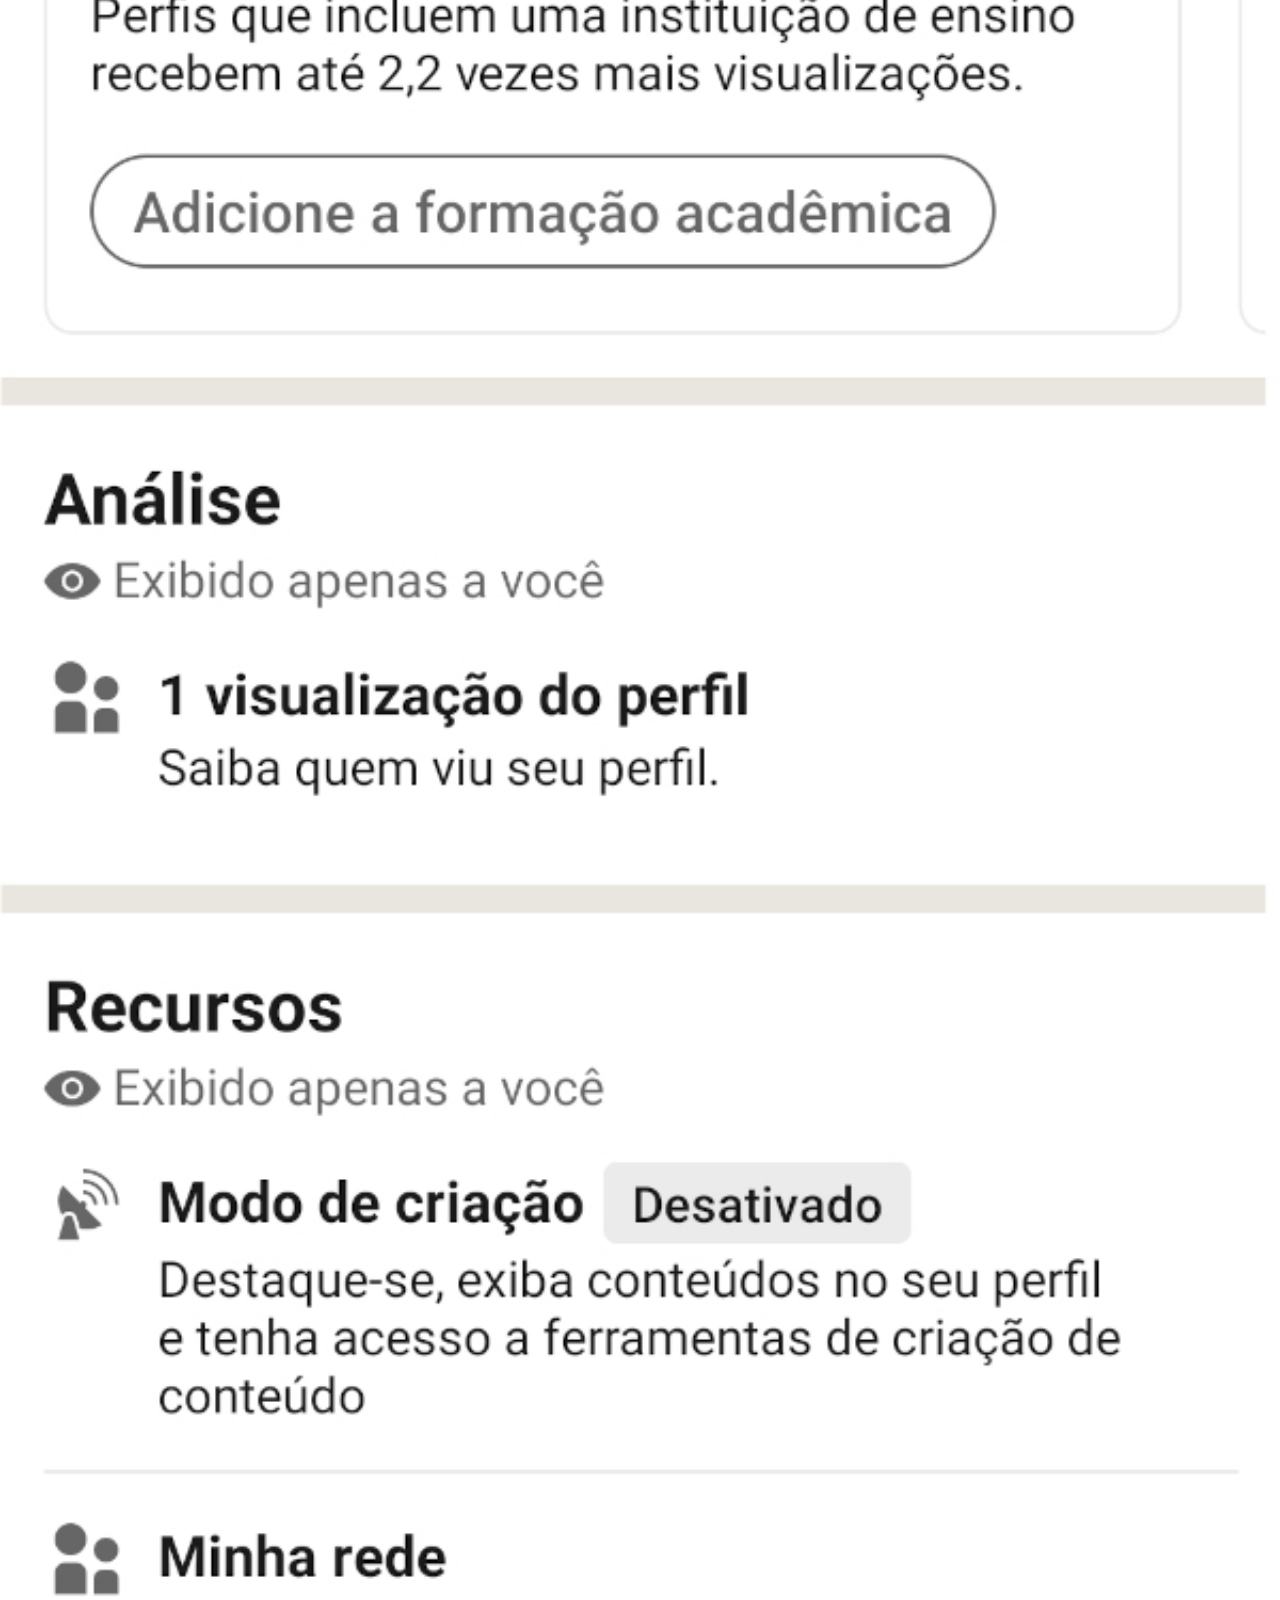
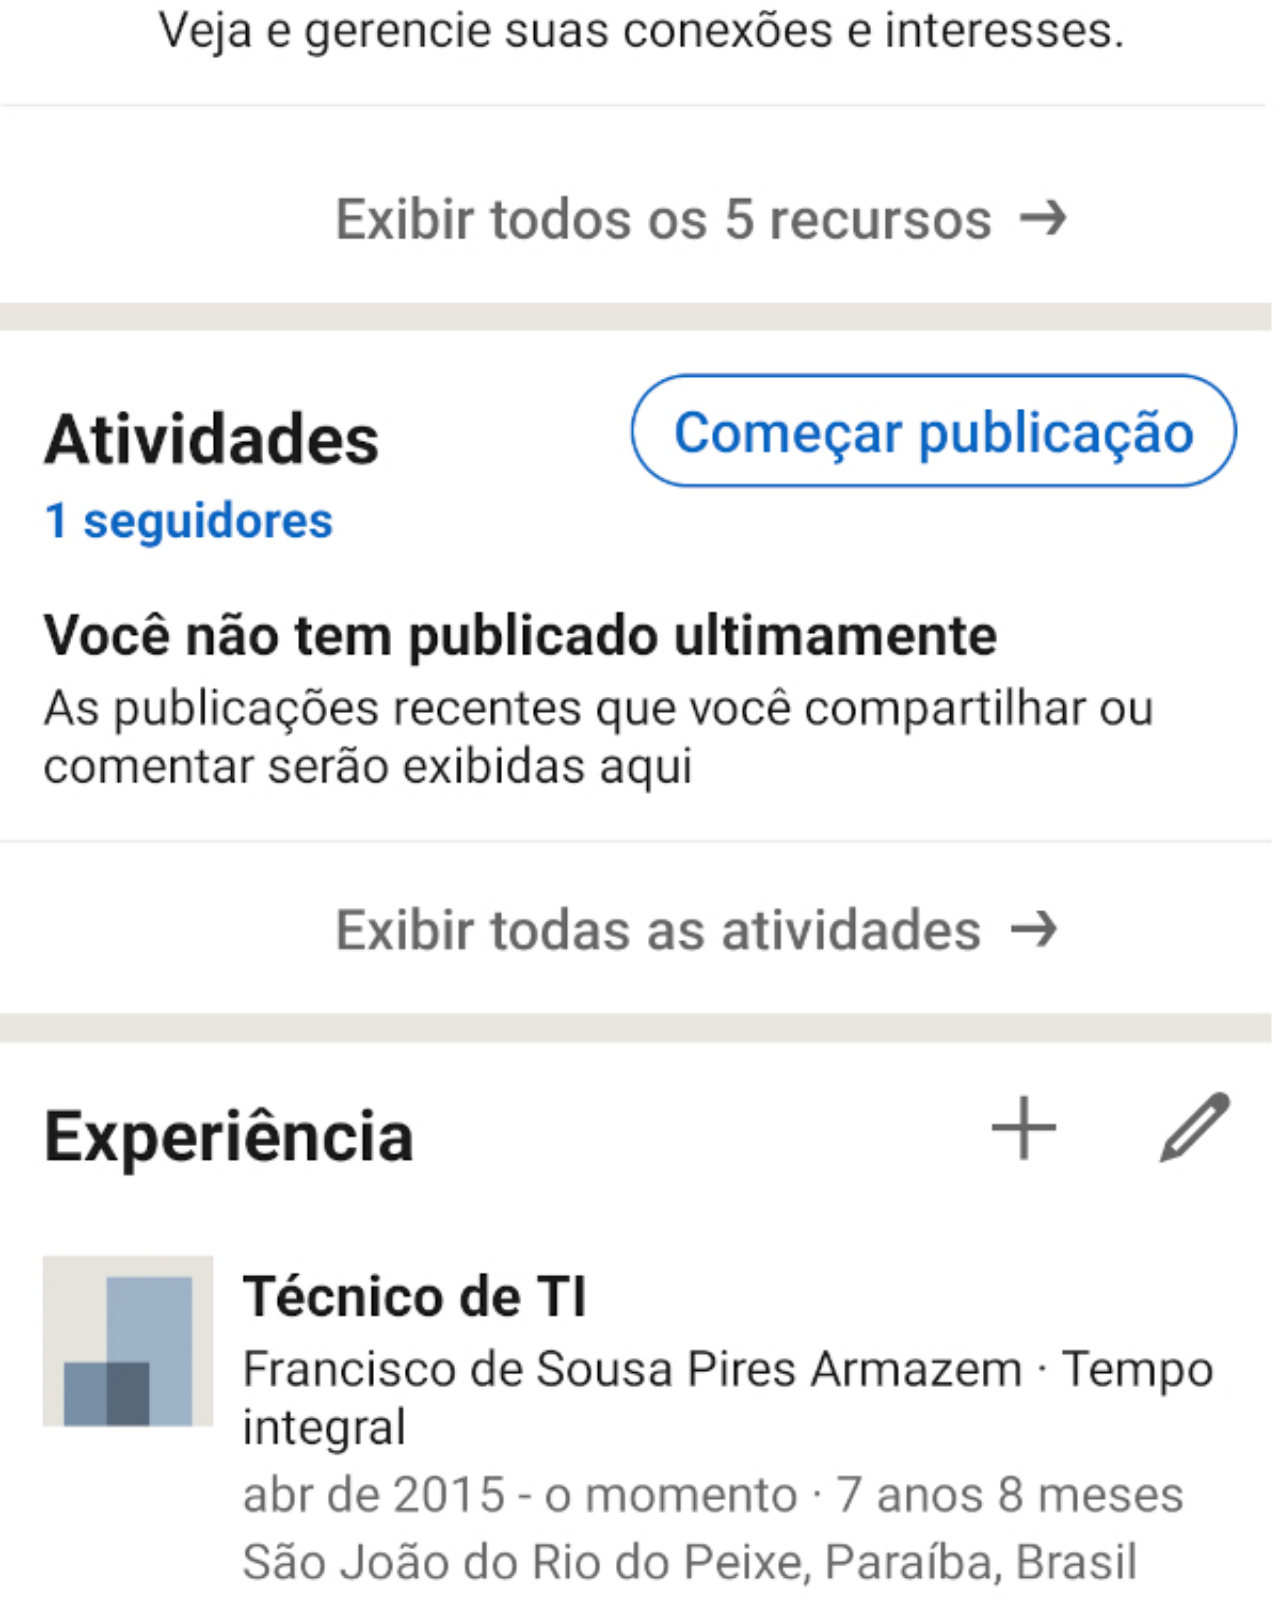
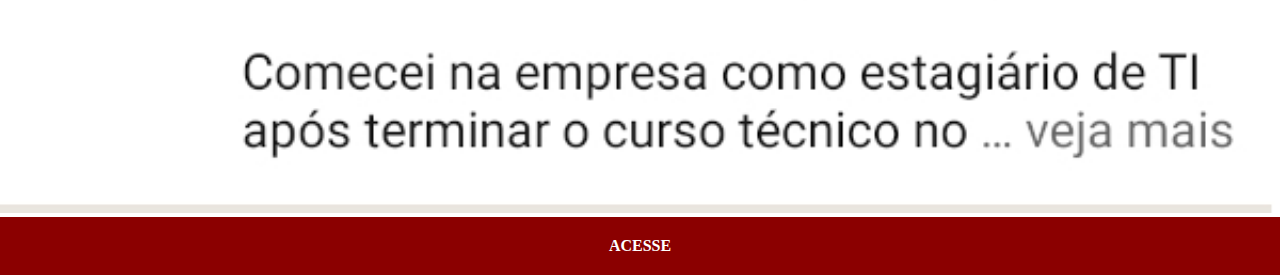
<file: telalinkedin.html>
<!DOCTYPE html>
<html lang="pt-br">
<head>
    <meta charset="UTF-8">
    <meta http-equiv="X-UA-Compatible" content="IE=edge">
    <meta name="viewport" content="width=device-width, initial-scale=1.0">
    <title>Document</title>
    <link rel="stylesheet" href="paginas.css">
</head>
<body>
    <img src="Imagens/linkedin.jpg" alt="">
    <a href="https://www.linkedin.com/in/igor-farias-8a721a24a/" target="_blank">ACESSE</a>
</body>
</html>
</file>
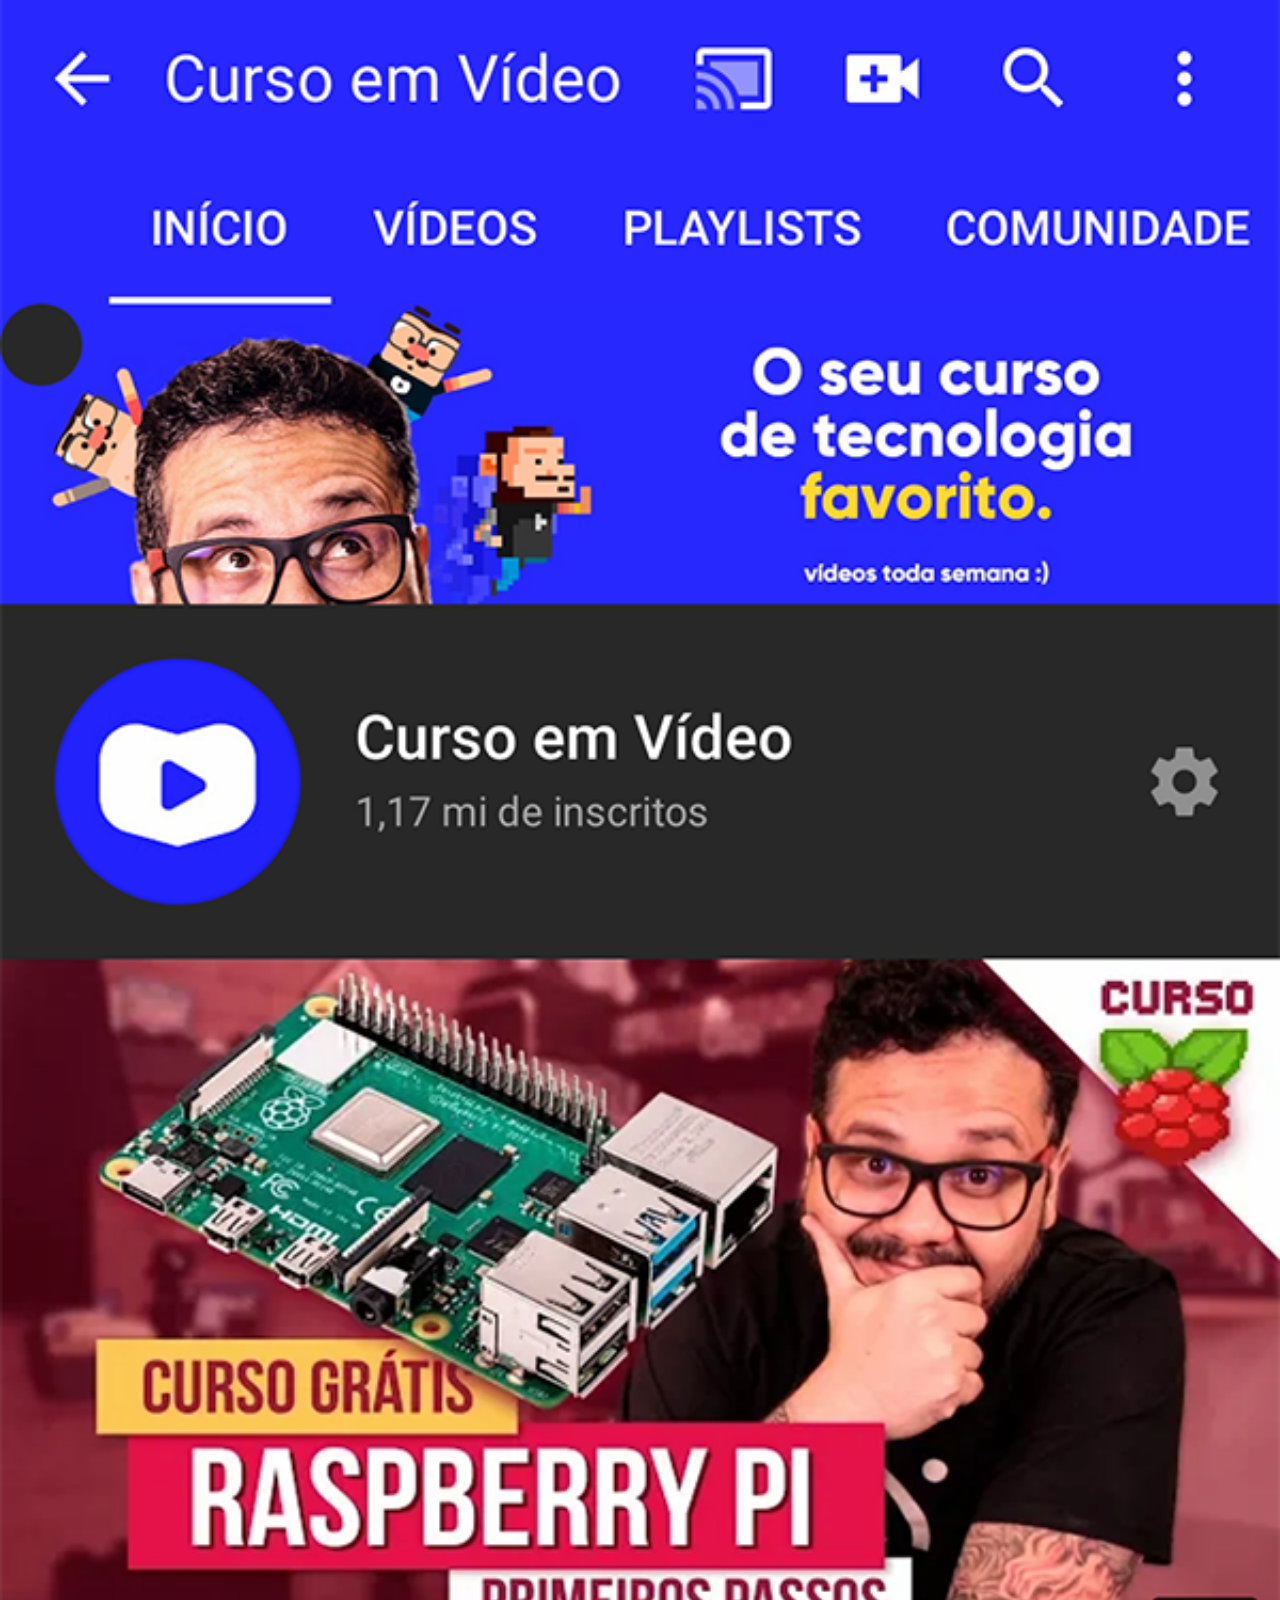
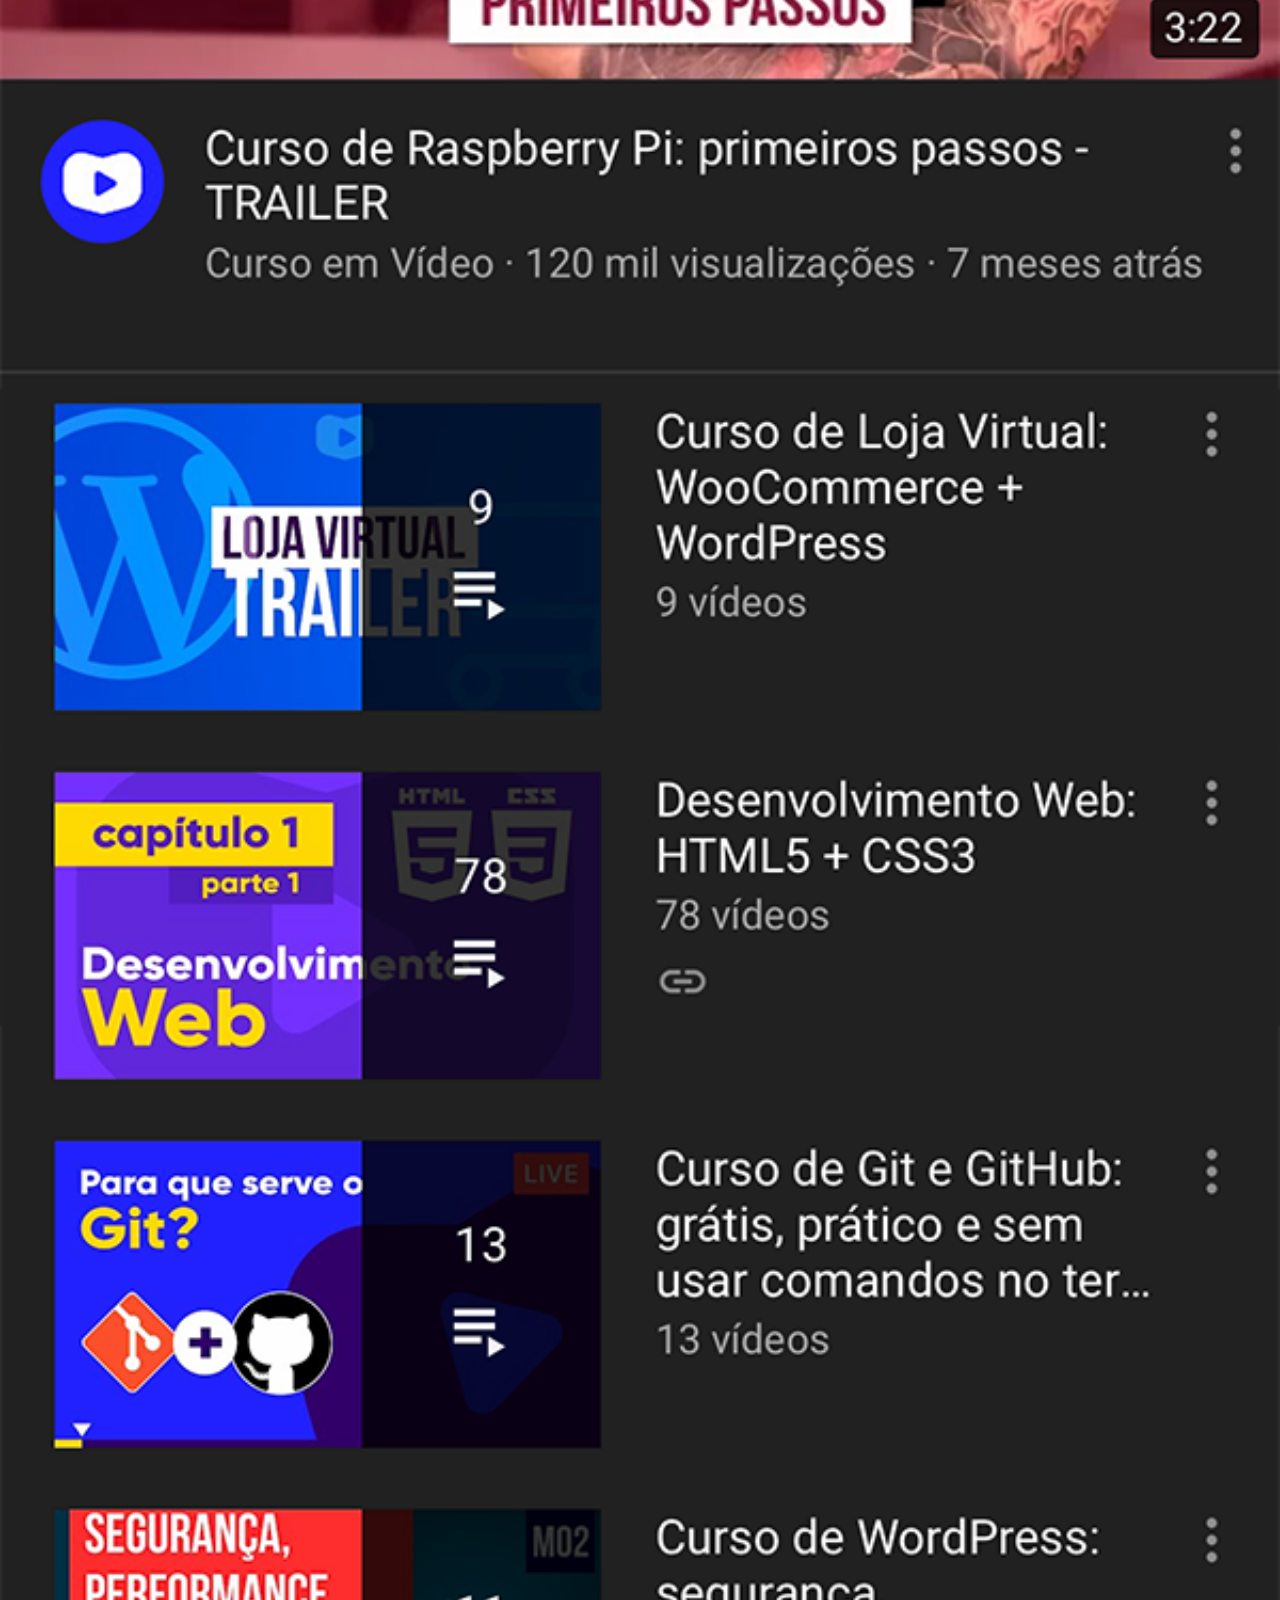
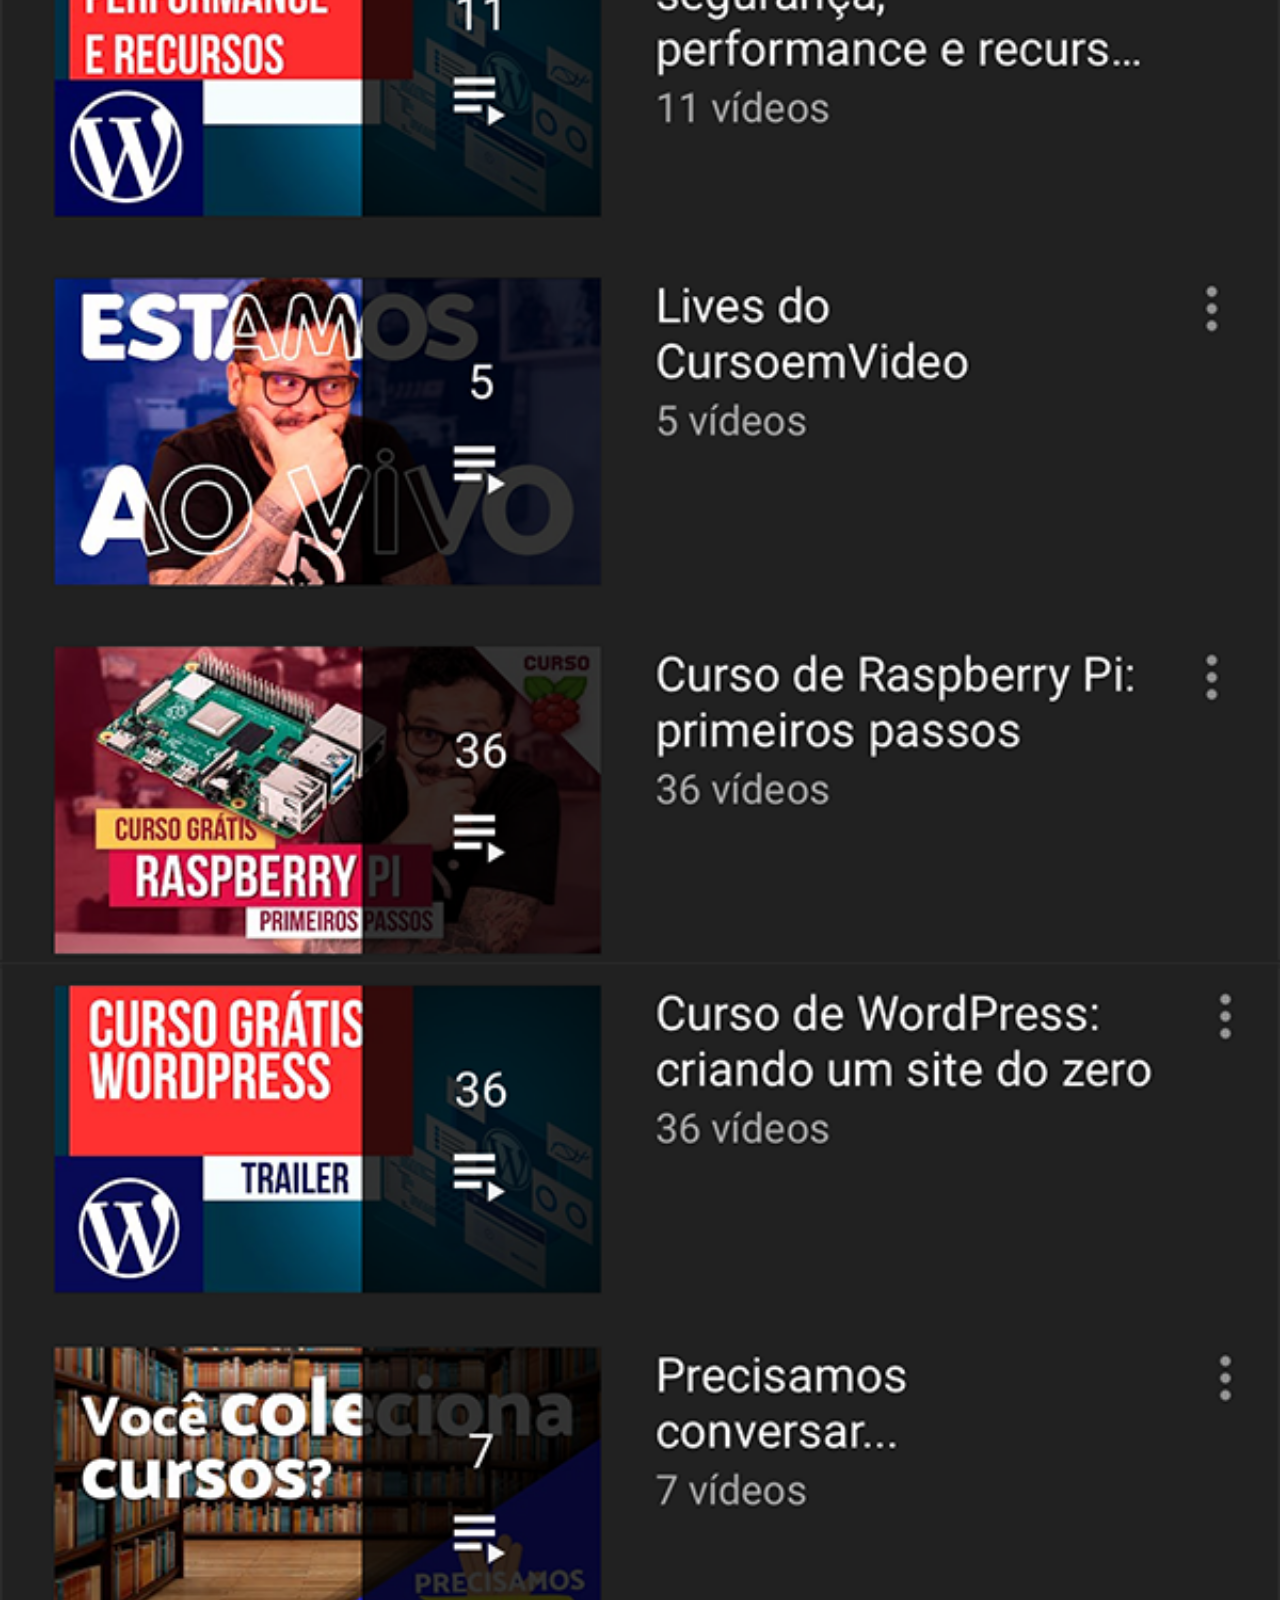
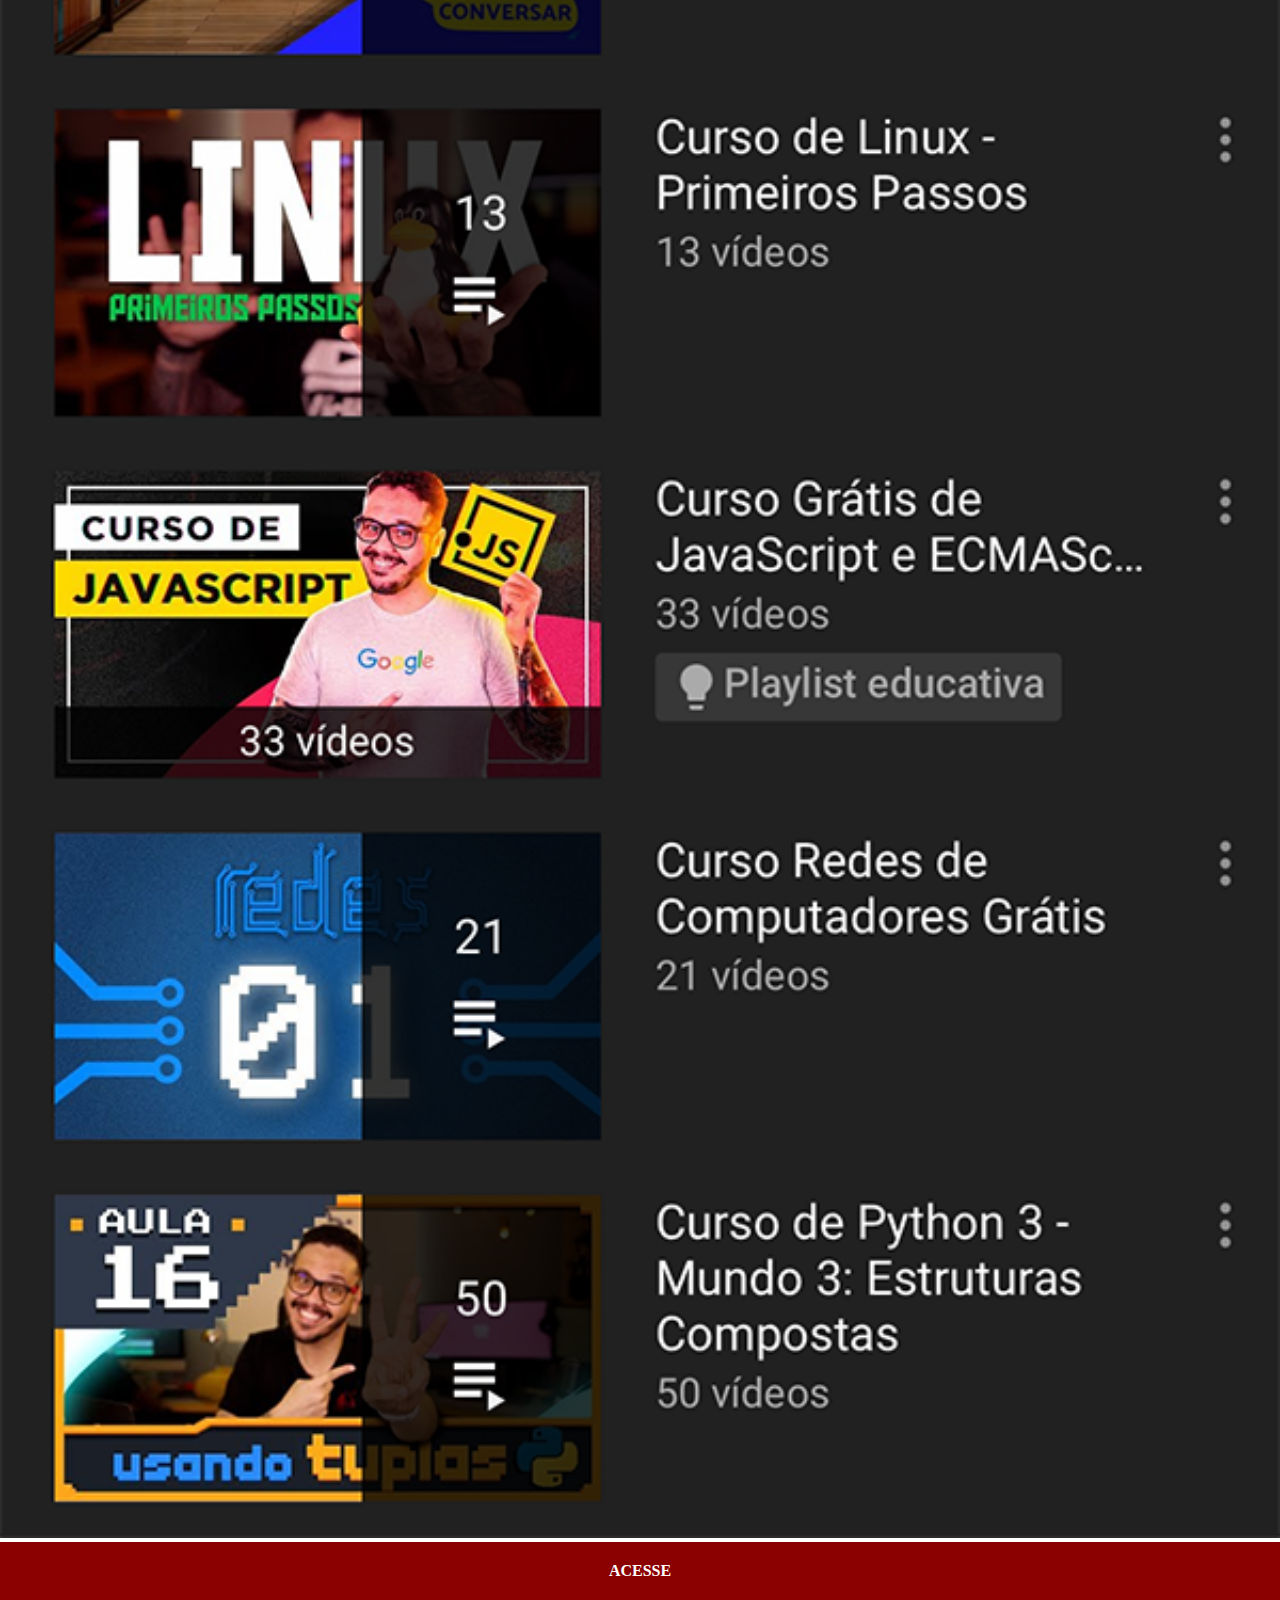
<file: telayoutube.html>
<!DOCTYPE html>
<html lang="pt-br">
<head>
    <meta charset="UTF-8">
    <meta http-equiv="X-UA-Compatible" content="IE=edge">
    <meta name="viewport" content="width=device-width, initial-scale=1.0">
    <title>Document</title>
    <link rel="stylesheet" href="paginas.css">
</head>
<body>
    <img src="Imagens/tela-youtube.png" alt="">
    <a href="https://www.youtube.com/c/CursoemV%C3%ADdeo/playlists" target="_blank">ACESSE</a>
</body>
</html>
</file>
<file: style.css>
@charset "UTF-8";
* {
    margin: 0px;
    padding: 0px;
}
body {
    background: url('Imagens/fundo-madeira.jpg');
    background-position: center center;
    background-repeat: no-repeat;
    background-size: cover;
    background-attachment: fixed;
}
iframe {
    width: 197px;
    height: 352px;
    position: relative;
    left: 49%;
    top: 49%;
    transform: translate(-49%, -48%);
}
div#tela {
    width: 236px;
    background: url('Imagens/frame-iphone.png');
    background-repeat: no-repeat;
    background-size: contain;
    height: 475px;
    position: absolute;
    left: 50%;
    top: 50%;
    transform: translate(-50%, -50%);
    
}

div#menu{
    padding: 10px;
    padding-right: 20px;
    float: right;
    width: 50px;
}
.icone{
    width: 50px;
    border-radius: 50%; 
    box-sizing: border-box;
    margin: 10px;
}
div#menu img:hover{
    border: 2px solid rgba(255, 255, 255, 0.616);
    transform: translate(-3px, -3px);
    box-shadow: 5px 5px 10px rgba(0, 0, 0, 0.39);
    transition: transform 0.5s, border 1s;
}
</file>
<file: paginas.css>
@charset "UTF-8";
* {
    margin: 0px;
    padding: 0px;
}
::-webkit-scrollbar{
    width: 0;
    height: 0;
}
img {
    width: 100vw;
}
a{
    display: block;
    background-color: darkred;
    color: white;
    padding: 20px;
    text-align: center;
    font-weight: bolder;
    text-decoration: none;
}
a:hover{
    background-color: red;
}
</file>
